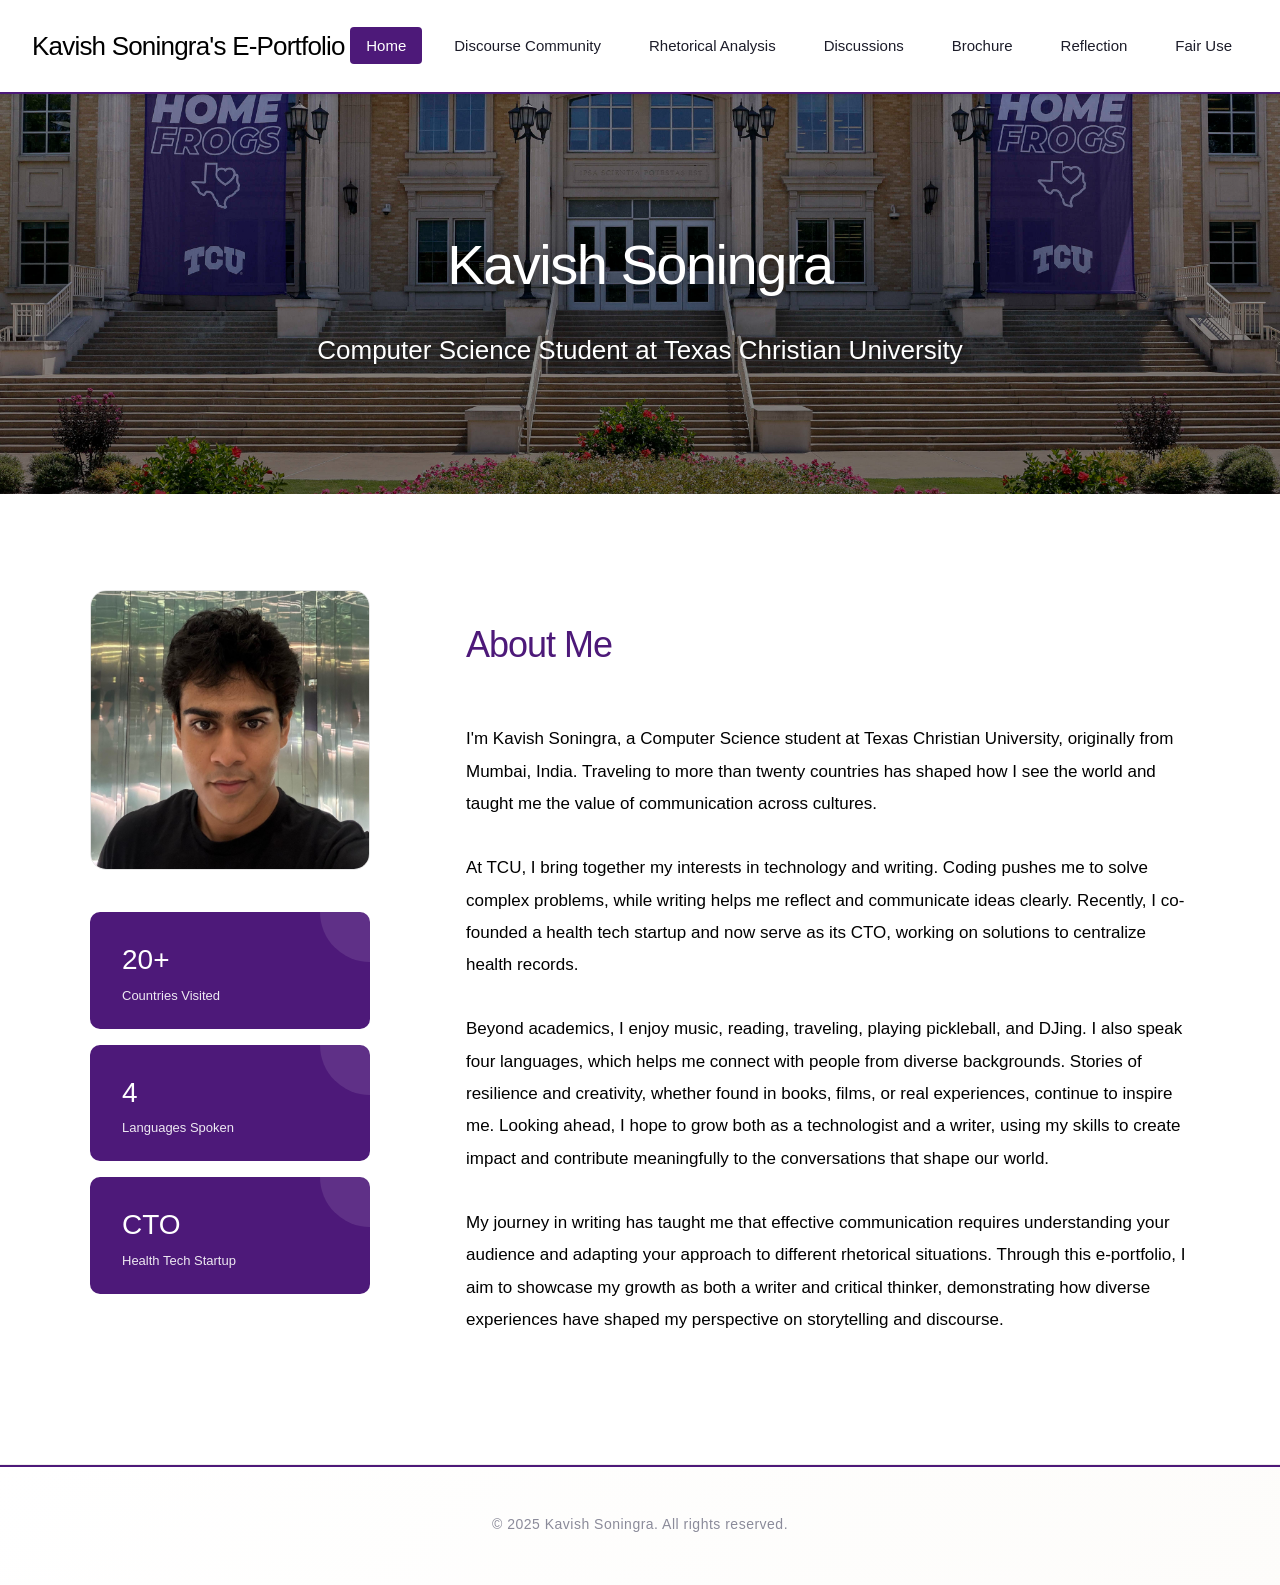
<file: index.html>
<!DOCTYPE html>
<html lang="en">
<head>
    <meta charset="UTF-8">
    <meta name="viewport" content="width=device-width, initial-scale=1.0">
    <title>Kavish Soningra - E-Portfolio</title>
    <link rel="stylesheet" href="styles.css">
</head>
<body>
    <nav class="navbar">
        <div class="nav-container">
            <div class="nav-logo">Kavish Soningra's E-Portfolio</div>
            <ul class="nav-menu">
                <li class="nav-item"><a href="index.html" class="nav-link active">Home</a></li>
                <li class="nav-item"><a href="discourse-community.html" class="nav-link">Discourse Community</a></li>
                <li class="nav-item"><a href="rhetorical-analysis.html" class="nav-link">Rhetorical Analysis</a></li>
                <li class="nav-item"><a href="discussions.html" class="nav-link">Discussions</a></li>
                <li class="nav-item"><a href="brochure.html" class="nav-link">Brochure</a></li>
                <li class="nav-item"><a href="reflection.html" class="nav-link">Reflection</a></li>
                <li class="nav-item"><a href="fair-use.html" class="nav-link">Fair Use</a></li>
            </ul>
        </div>
    </nav>

    <main class="main-content">
        <section class="banner-section">
            <img src="public /TcuBanner.jpg" alt="Texas Christian University Campus" class="banner-image">
            <div class="banner-overlay">
                <div class="banner-text">
                    <h1 class="banner-name">Kavish Soningra</h1>
                    <p class="banner-subtitle">Computer Science Student at Texas Christian University</p>
                </div>
            </div>
        </section>

        <section class="about-with-photo">
            <div class="about-photo-container">
                <div class="profile-section-left">
                    <img src="public /WhatsApp Image 2025-10-27 at 12.44.14 AM.jpeg" alt="Kavish Soningra" class="profile-image">
                    
                    <div class="stats-below-photo">
                        <div class="stat-card">
                            <div class="stat-value">20+</div>
                            <div class="stat-description">Countries Visited</div>
                        </div>
                        <div class="stat-card">
                            <div class="stat-value">4</div>
                            <div class="stat-description">Languages Spoken</div>
                        </div>
                        <div class="stat-card">
                            <div class="stat-value">CTO</div>
                            <div class="stat-description">Health Tech Startup</div>
                        </div>
                    </div>
                </div>
                
                <div class="bio-section">
                    <h2 class="about-title">About Me</h2>
                    <p>I'm Kavish Soningra, a Computer Science student at Texas Christian University, originally from Mumbai, India. Traveling to more than twenty countries has shaped how I see the world and taught me the value of communication across cultures.</p>
                    
                    <p>At TCU, I bring together my interests in technology and writing. Coding pushes me to solve complex problems, while writing helps me reflect and communicate ideas clearly. Recently, I co-founded a health tech startup and now serve as its CTO, working on solutions to centralize health records.</p>
                    
                    <p>Beyond academics, I enjoy music, reading, traveling, playing pickleball, and DJing. I also speak four languages, which helps me connect with people from diverse backgrounds. Stories of resilience and creativity, whether found in books, films, or real experiences, continue to inspire me. Looking ahead, I hope to grow both as a technologist and a writer, using my skills to create impact and contribute meaningfully to the conversations that shape our world.</p>
                    
                    <p>My journey in writing has taught me that effective communication requires understanding your audience and adapting your approach to different rhetorical situations. Through this e-portfolio, I aim to showcase my growth as both a writer and critical thinker, demonstrating how diverse experiences have shaped my perspective on storytelling and discourse.</p>
                </div>
            </div>
        </section>
    </main>

    <footer class="footer">
        <div class="footer-content">
            <p>&copy; 2025 Kavish Soningra. All rights reserved.</p>
        </div>
    </footer>
</body>
</html>
</file>
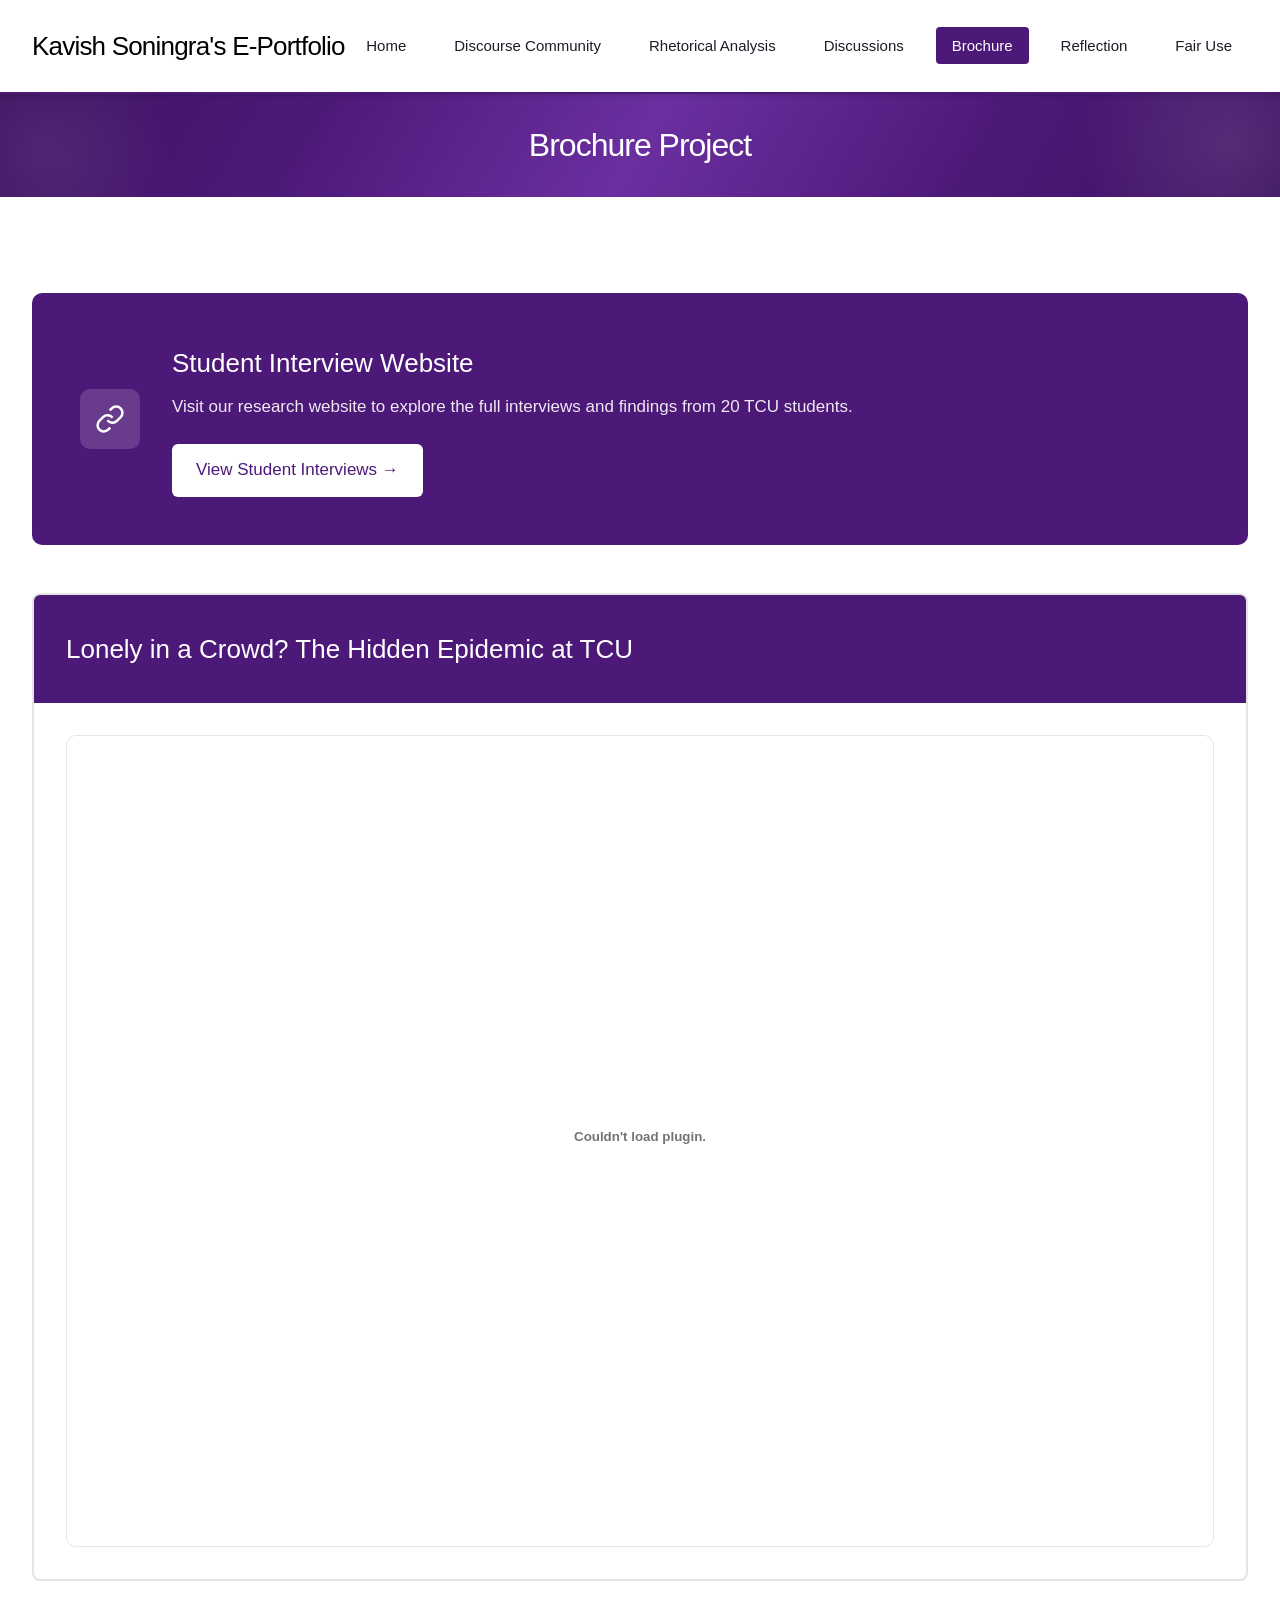
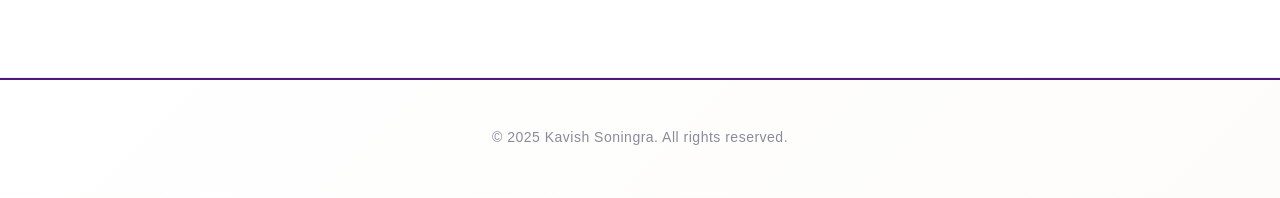
<file: brochure.html>
<!DOCTYPE html>
<html lang="en">
<head>
    <meta charset="UTF-8">
    <meta name="viewport" content="width=device-width, initial-scale=1.0">
    <title>Brochure - Kavish Soningra</title>
    <link rel="stylesheet" href="styles.css">
</head>
<body>
    <nav class="navbar">
        <div class="nav-container">
            <div class="nav-logo">Kavish Soningra's E-Portfolio</div>
            <ul class="nav-menu">
                <li class="nav-item"><a href="index.html" class="nav-link">Home</a></li>
                <li class="nav-item"><a href="discourse-community.html" class="nav-link">Discourse Community</a></li>
                <li class="nav-item"><a href="rhetorical-analysis.html" class="nav-link">Rhetorical Analysis</a></li>
                <li class="nav-item"><a href="discussions.html" class="nav-link">Discussions</a></li>
                <li class="nav-item"><a href="brochure.html" class="nav-link active">Brochure</a></li>
                <li class="nav-item"><a href="reflection.html" class="nav-link">Reflection</a></li>
                <li class="nav-item"><a href="fair-use.html" class="nav-link">Fair Use</a></li>
            </ul>
        </div>
    </nav>

    <main class="main-content">
        <section class="page-header">
            <div class="page-header-content">
                <h1 class="page-title">Brochure Project</h1>
            </div>
        </section>

        <section class="assignments-section">
            <div class="assignments-container">
                <div class="interview-link-box">
                    <div class="link-icon">
                        <svg xmlns="http://www.w3.org/2000/svg" viewBox="0 0 24 24" fill="none" stroke="currentColor" stroke-width="2">
                            <path d="M10 13a5 5 0 0 0 7.54.54l3-3a5 5 0 0 0-7.07-7.07l-1.72 1.71"></path>
                            <path d="M14 11a5 5 0 0 0-7.54-.54l-3 3a5 5 0 0 0 7.07 7.07l1.71-1.71"></path>
                        </svg>
                    </div>
                    <div class="link-content">
                        <h3 class="link-title">Student Interview Website</h3>
                        <p class="link-description">Visit our research website to explore the full interviews and findings from 20 TCU students.</p>
                        <a href="https://student-interviews.vercel.app/" target="_blank" class="interview-link-button">View Student Interviews →</a>
                    </div>
                </div>

                <div class="assignment-card">
                    <div class="assignment-header">
                        <h3 class="assignment-title">Lonely in a Crowd? The Hidden Epidemic at TCU</h3>
                    </div>
                    <div class="assignment-content">
                        <div class="pdf-viewer">
                            <embed src="public /final brochure (1).pdf" type="application/pdf" width="100%" height="800px" />
                        </div>
                    </div>
                </div>
            </div>
        </section>
    </main>

    <footer class="footer">
        <div class="footer-content">
            <p>&copy; 2025 Kavish Soningra. All rights reserved.</p>
        </div>
    </footer>
</body>
</html>
</file>
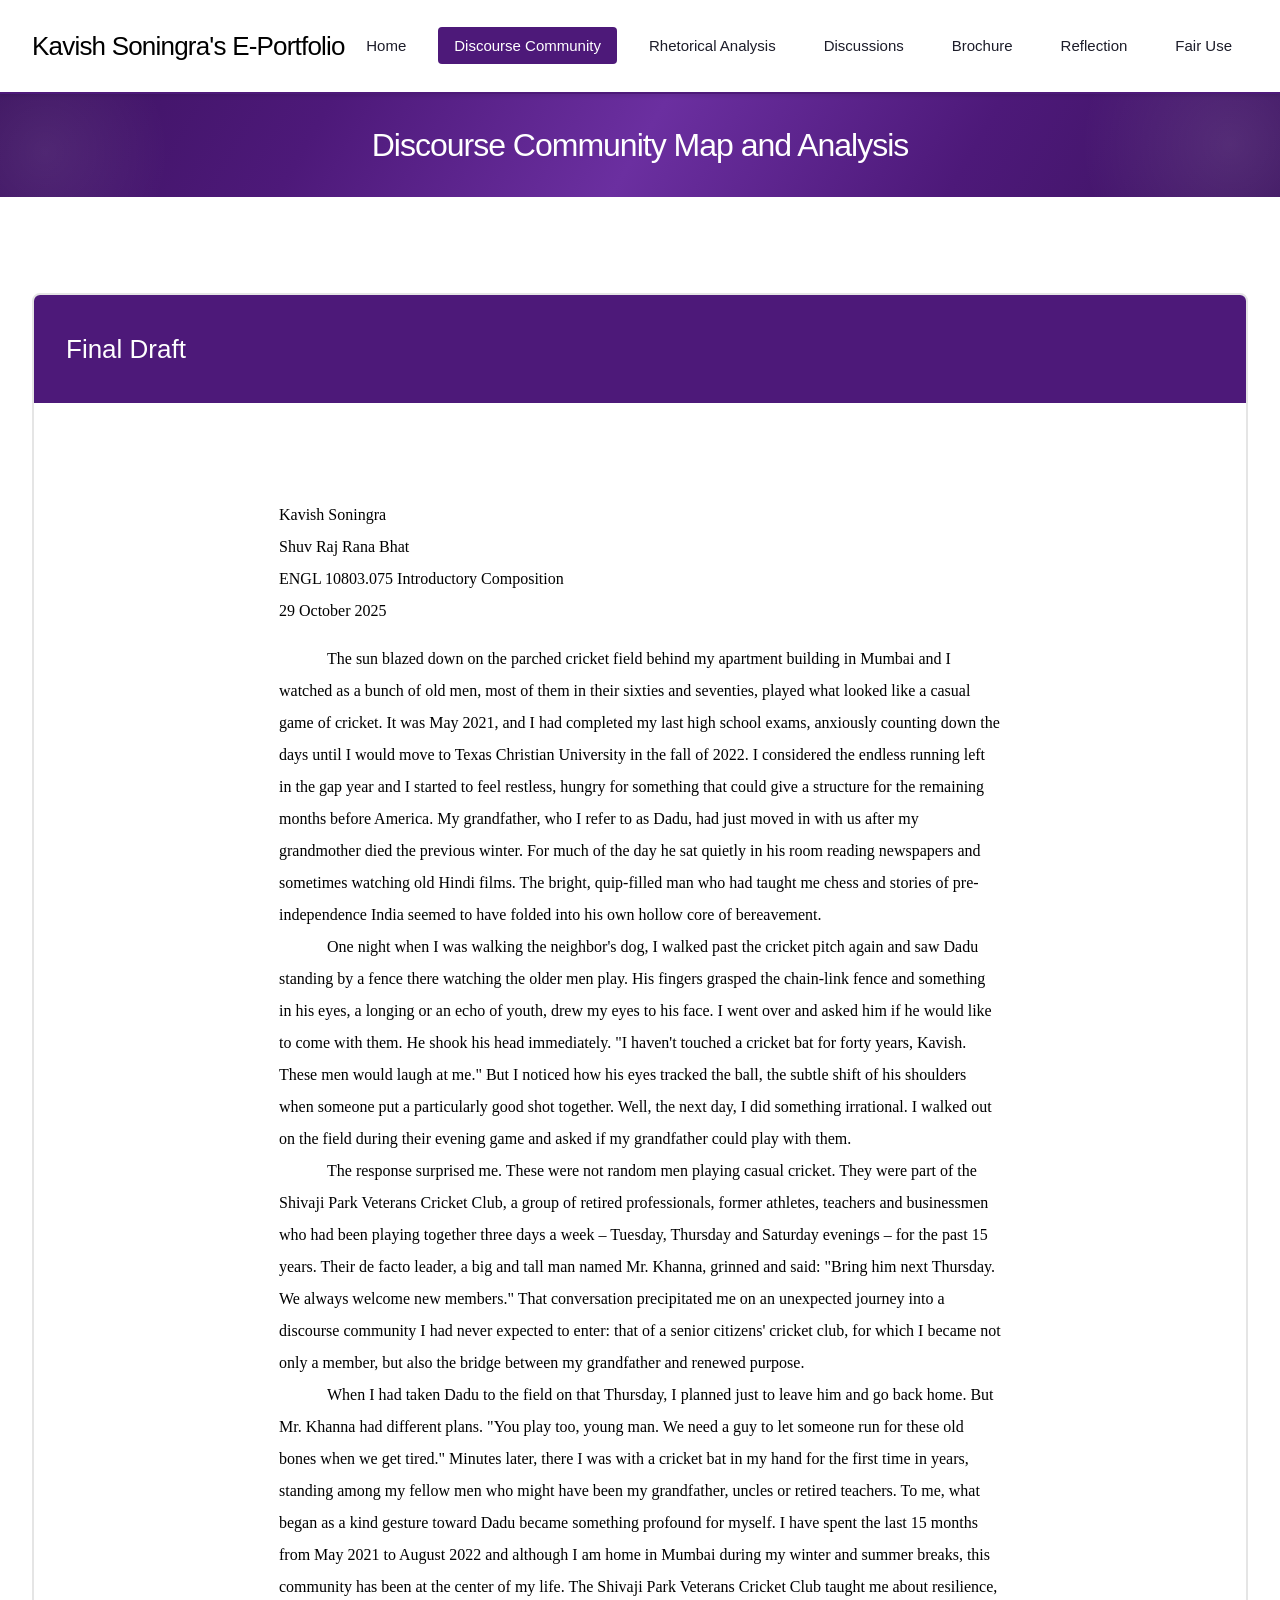
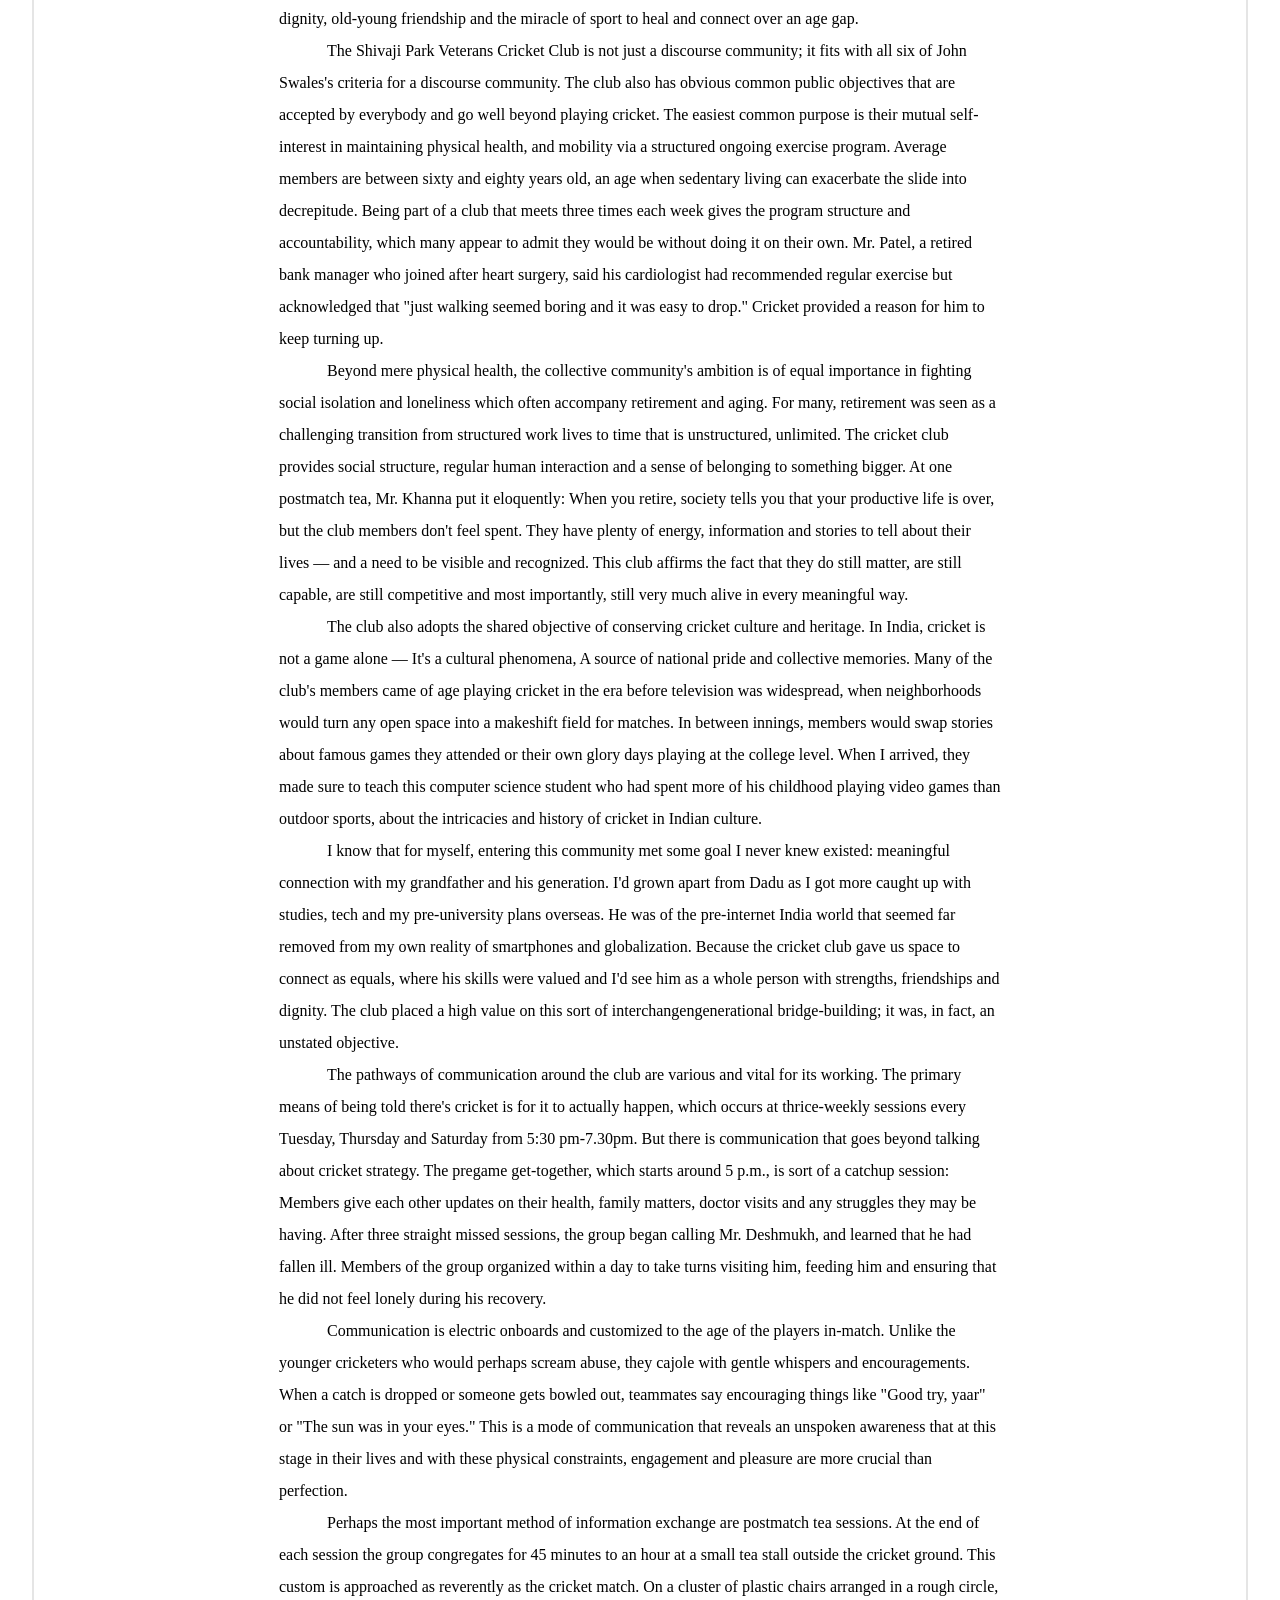
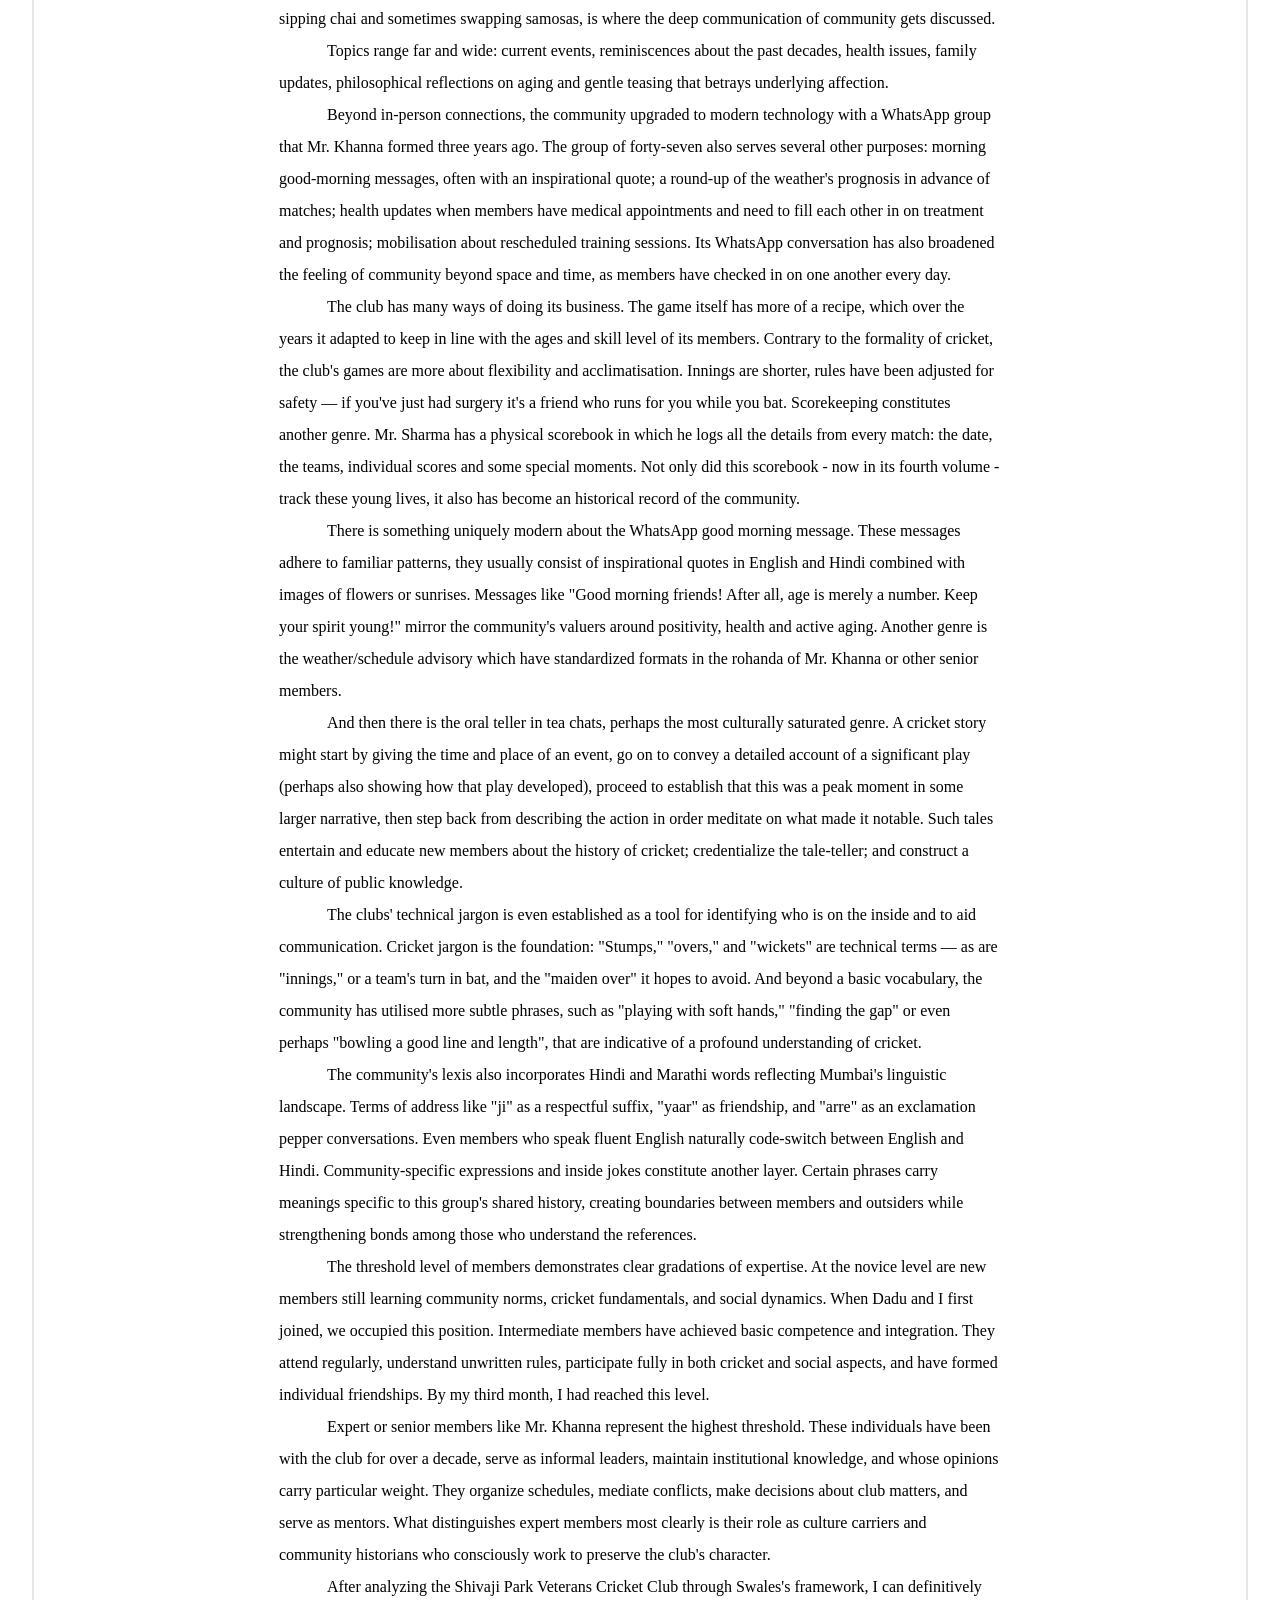
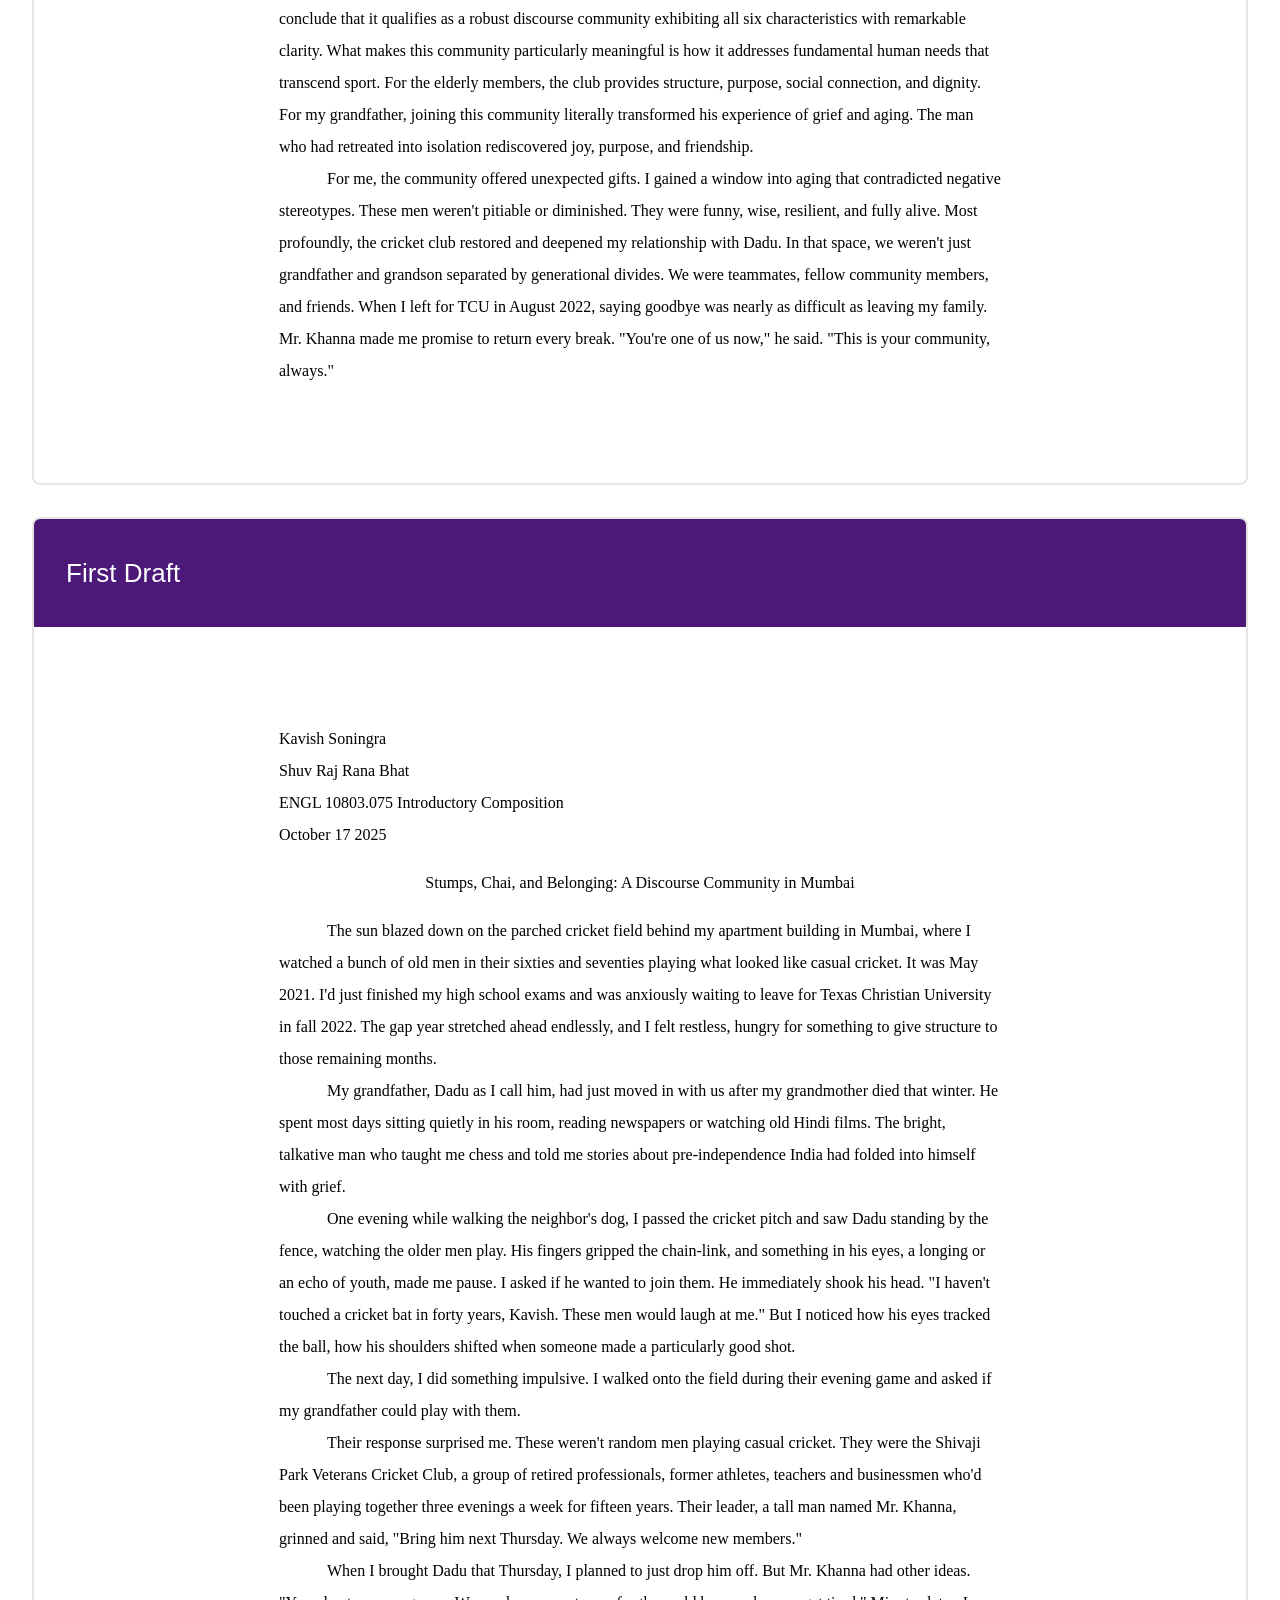
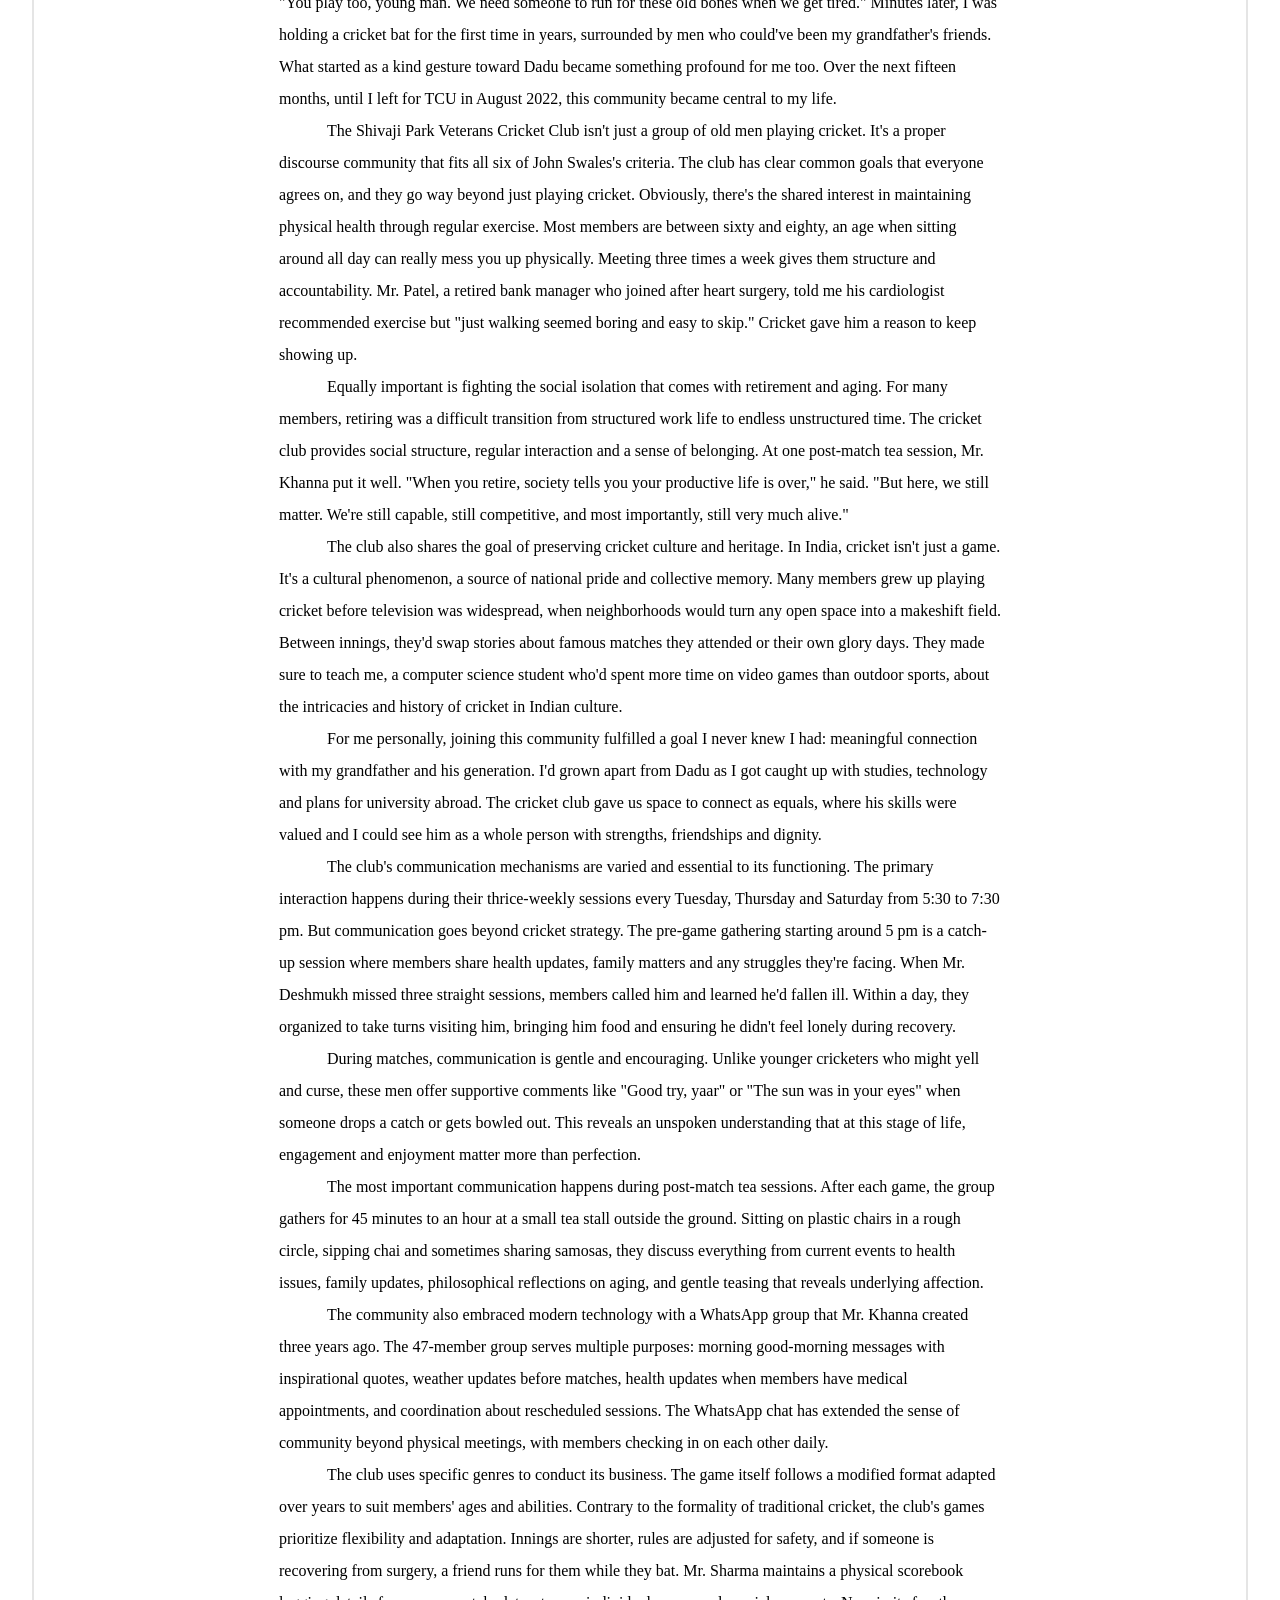
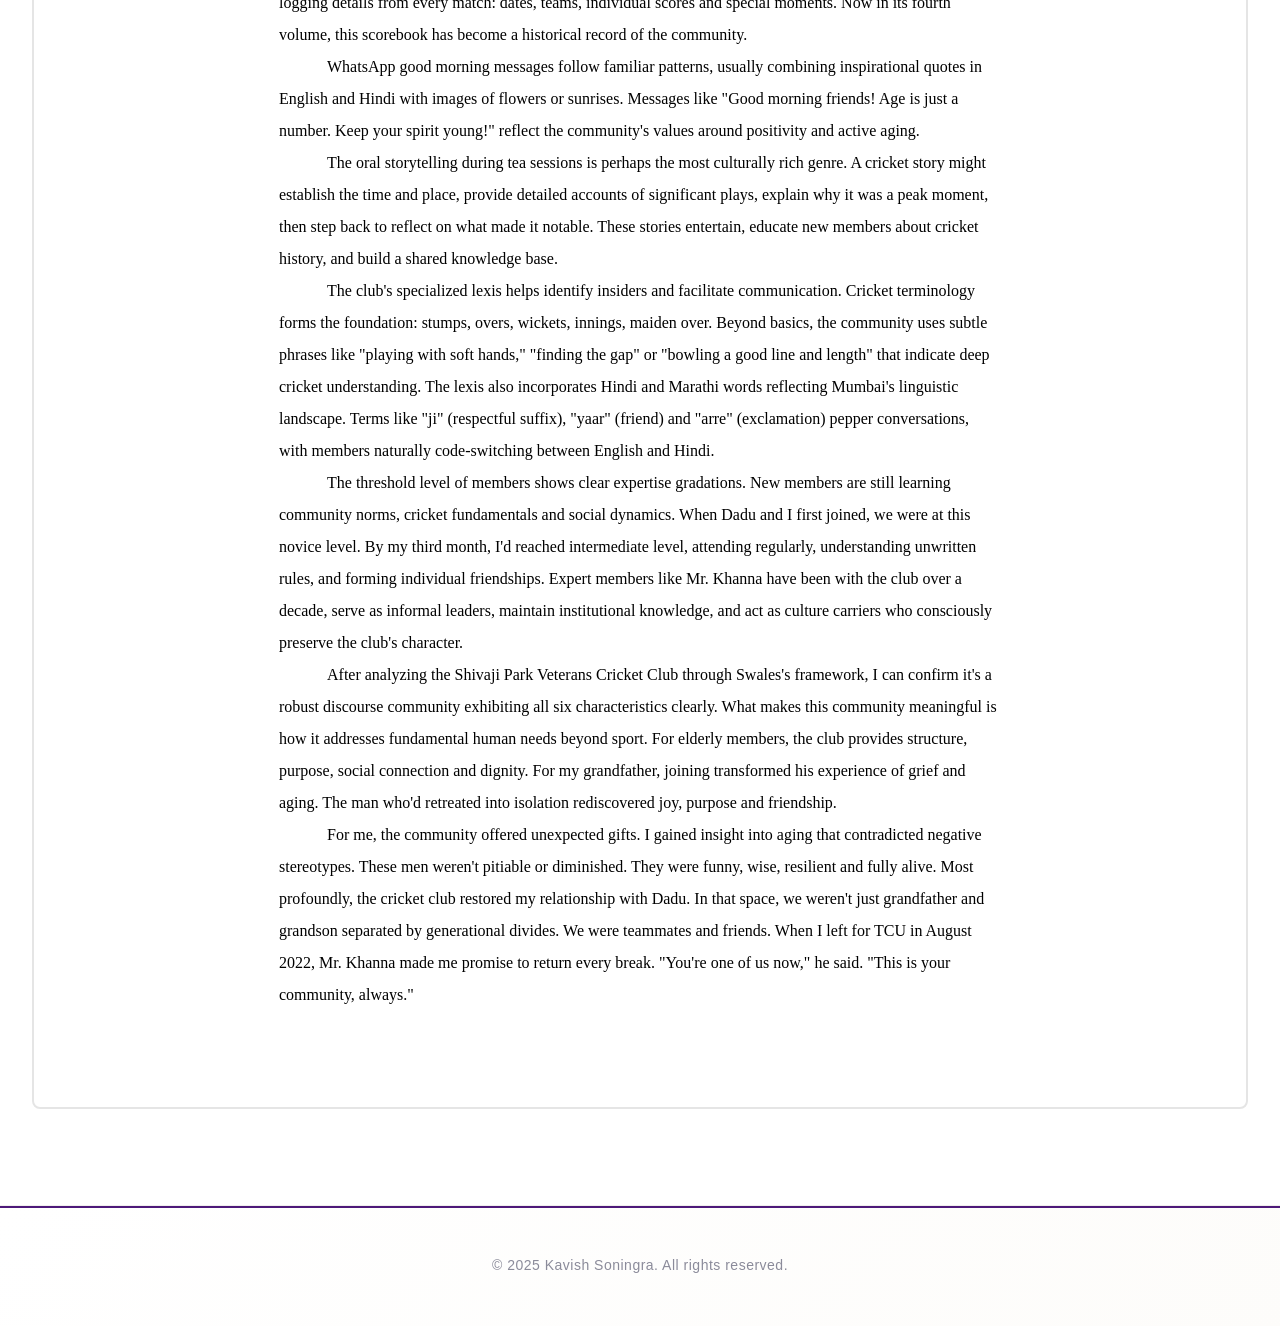
<file: discourse-community.html>
<!DOCTYPE html>
<html lang="en">
<head>
    <meta charset="UTF-8">
    <meta name="viewport" content="width=device-width, initial-scale=1.0">
    <title>Discourse Community - Kavish Soningra</title>
    <link rel="stylesheet" href="styles.css">
</head>
<body>
    <nav class="navbar">
        <div class="nav-container">
            <div class="nav-logo">Kavish Soningra's E-Portfolio</div>
            <ul class="nav-menu">
                <li class="nav-item"><a href="index.html" class="nav-link">Home</a></li>
                <li class="nav-item"><a href="discourse-community.html" class="nav-link active">Discourse Community</a></li>
                <li class="nav-item"><a href="rhetorical-analysis.html" class="nav-link">Rhetorical Analysis</a></li>
                <li class="nav-item"><a href="discussions.html" class="nav-link">Discussions</a></li>
                <li class="nav-item"><a href="brochure.html" class="nav-link">Brochure</a></li>
                <li class="nav-item"><a href="reflection.html" class="nav-link">Reflection</a></li>
                <li class="nav-item"><a href="fair-use.html" class="nav-link">Fair Use</a></li>
            </ul>
        </div>
    </nav>

    <main class="main-content">
        <section class="page-header">
            <div class="page-header-content">
                <h1 class="page-title">Discourse Community Map and Analysis</h1>
            </div>
        </section>

        <section class="assignments-section">
            <div class="assignments-container">
                <div class="assignment-card">
                    <div class="assignment-header">
                        <h3 class="assignment-title">Final Draft</h3>
                    </div>
                    <div class="assignment-content">
                        <div class="mla-paper">
                            <div class="mla-heading">
                                <p>Kavish Soningra</p>
                                <p>Shuv Raj Rana Bhat</p>
                                <p>ENGL 10803.075 Introductory Composition</p>
                                <p>29 October 2025</p>
                            </div>
                            <div class="mla-body">
                                <p>The sun blazed down on the parched cricket field behind my apartment building in Mumbai and I watched as a bunch of old men, most of them in their sixties and seventies, played what looked like a casual game of cricket. It was May 2021, and I had completed my last high school exams, anxiously counting down the days until I would move to Texas Christian University in the fall of 2022. I considered the endless running left in the gap year and I started to feel restless, hungry for something that could give a structure for the remaining months before America. My grandfather, who I refer to as Dadu, had just moved in with us after my grandmother died the previous winter. For much of the day he sat quietly in his room reading newspapers and sometimes watching old Hindi films. The bright, quip-filled man who had taught me chess and stories of pre-independence India seemed to have folded into his own hollow core of bereavement.</p>

                                <p>One night when I was walking the neighbor's dog, I walked past the cricket pitch again and saw Dadu standing by a fence there watching the older men play. His fingers grasped the chain-link fence and something in his eyes, a longing or an echo of youth, drew my eyes to his face. I went over and asked him if he would like to come with them. He shook his head immediately. "I haven't touched a cricket bat for forty years, Kavish. These men would laugh at me." But I noticed how his eyes tracked the ball, the subtle shift of his shoulders when someone put a particularly good shot together. Well, the next day, I did something irrational. I walked out on the field during their evening game and asked if my grandfather could play with them.</p>

                                <p>The response surprised me. These were not random men playing casual cricket. They were part of the Shivaji Park Veterans Cricket Club, a group of retired professionals, former athletes, teachers and businessmen who had been playing together three days a week – Tuesday, Thursday and Saturday evenings – for the past 15 years. Their de facto leader, a big and tall man named Mr. Khanna, grinned and said: "Bring him next Thursday. We always welcome new members." That conversation precipitated me on an unexpected journey into a discourse community I had never expected to enter: that of a senior citizens' cricket club, for which I became not only a member, but also the bridge between my grandfather and renewed purpose.</p>

                                <p>When I had taken Dadu to the field on that Thursday, I planned just to leave him and go back home. But Mr. Khanna had different plans. "You play too, young man. We need a guy to let someone run for these old bones when we get tired." Minutes later, there I was with a cricket bat in my hand for the first time in years, standing among my fellow men who might have been my grandfather, uncles or retired teachers. To me, what began as a kind gesture toward Dadu became something profound for myself. I have spent the last 15 months from May 2021 to August 2022 and although I am home in Mumbai during my winter and summer breaks, this community has been at the center of my life. The Shivaji Park Veterans Cricket Club taught me about resilience, dignity, old-young friendship and the miracle of sport to heal and connect over an age gap.</p>

                                <p>The Shivaji Park Veterans Cricket Club is not just a discourse community; it fits with all six of John Swales's criteria for a discourse community. The club also has obvious common public objectives that are accepted by everybody and go well beyond playing cricket. The easiest common purpose is their mutual self-interest in maintaining physical health, and mobility via a structured ongoing exercise program. Average members are between sixty and eighty years old, an age when sedentary living can exacerbate the slide into decrepitude. Being part of a club that meets three times each week gives the program structure and accountability, which many appear to admit they would be without doing it on their own. Mr. Patel, a retired bank manager who joined after heart surgery, said his cardiologist had recommended regular exercise but acknowledged that "just walking seemed boring and it was easy to drop." Cricket provided a reason for him to keep turning up.</p>

                                <p>Beyond mere physical health, the collective community's ambition is of equal importance in fighting social isolation and loneliness which often accompany retirement and aging. For many, retirement was seen as a challenging transition from structured work lives to time that is unstructured, unlimited. The cricket club provides social structure, regular human interaction and a sense of belonging to something bigger. At one postmatch tea, Mr. Khanna put it eloquently: When you retire, society tells you that your productive life is over, but the club members don't feel spent. They have plenty of energy, information and stories to tell about their lives — and a need to be visible and recognized. This club affirms the fact that they do still matter, are still capable, are still competitive and most importantly, still very much alive in every meaningful way.</p>

                                <p>The club also adopts the shared objective of conserving cricket culture and heritage. In India, cricket is not a game alone — It's a cultural phenomena, A source of national pride and collective memories. Many of the club's members came of age playing cricket in the era before television was widespread, when neighborhoods would turn any open space into a makeshift field for matches. In between innings, members would swap stories about famous games they attended or their own glory days playing at the college level. When I arrived, they made sure to teach this computer science student who had spent more of his childhood playing video games than outdoor sports, about the intricacies and history of cricket in Indian culture.</p>

                                <p>I know that for myself, entering this community met some goal I never knew existed: meaningful connection with my grandfather and his generation. I'd grown apart from Dadu as I got more caught up with studies, tech and my pre-university plans overseas. He was of the pre-internet India world that seemed far removed from my own reality of smartphones and globalization. Because the cricket club gave us space to connect as equals, where his skills were valued and I'd see him as a whole person with strengths, friendships and dignity. The club placed a high value on this sort of interchangengenerational bridge-building; it was, in fact, an unstated objective.</p>

                                <p>The pathways of communication around the club are various and vital for its working. The primary means of being told there's cricket is for it to actually happen, which occurs at thrice-weekly sessions every Tuesday, Thursday and Saturday from 5:30 pm-7.30pm. But there is communication that goes beyond talking about cricket strategy. The pregame get-together, which starts around 5 p.m., is sort of a catchup session: Members give each other updates on their health, family matters, doctor visits and any struggles they may be having. After three straight missed sessions, the group began calling Mr. Deshmukh, and learned that he had fallen ill. Members of the group organized within a day to take turns visiting him, feeding him and ensuring that he did not feel lonely during his recovery.</p>

                                <p>Communication is electric onboards and customized to the age of the players in-match. Unlike the younger cricketers who would perhaps scream abuse, they cajole with gentle whispers and encouragements. When a catch is dropped or someone gets bowled out, teammates say encouraging things like "Good try, yaar" or "The sun was in your eyes." This is a mode of communication that reveals an unspoken awareness that at this stage in their lives and with these physical constraints, engagement and pleasure are more crucial than perfection.</p>

                                <p>Perhaps the most important method of information exchange are postmatch tea sessions. At the end of each session the group congregates for 45 minutes to an hour at a small tea stall outside the cricket ground. This custom is approached as reverently as the cricket match. On a cluster of plastic chairs arranged in a rough circle, sipping chai and sometimes swapping samosas, is where the deep communication of community gets discussed.</p>

                                <p>Topics range far and wide: current events, reminiscences about the past decades, health issues, family updates, philosophical reflections on aging and gentle teasing that betrays underlying affection.</p>

                                <p>Beyond in-person connections, the community upgraded to modern technology with a WhatsApp group that Mr. Khanna formed three years ago. The group of forty-seven also serves several other purposes: morning good-morning messages, often with an inspirational quote; a round-up of the weather's prognosis in advance of matches; health updates when members have medical appointments and need to fill each other in on treatment and prognosis; mobilisation about rescheduled training sessions. Its WhatsApp conversation has also broadened the feeling of community beyond space and time, as members have checked in on one another every day.</p>

                                <p>The club has many ways of doing its business. The game itself has more of a recipe, which over the years it adapted to keep in line with the ages and skill level of its members. Contrary to the formality of cricket, the club's games are more about flexibility and acclimatisation. Innings are shorter, rules have been adjusted for safety — if you've just had surgery it's a friend who runs for you while you bat. Scorekeeping constitutes another genre. Mr. Sharma has a physical scorebook in which he logs all the details from every match: the date, the teams, individual scores and some special moments. Not only did this scorebook - now in its fourth volume - track these young lives, it also has become an historical record of the community.</p>

                                <p>There is something uniquely modern about the WhatsApp good morning message. These messages adhere to familiar patterns, they usually consist of inspirational quotes in English and Hindi combined with images of flowers or sunrises. Messages like "Good morning friends! After all, age is merely a number. Keep your spirit young!" mirror the community's valuers around positivity, health and active aging. Another genre is the weather/schedule advisory which have standardized formats in the rohanda of Mr. Khanna or other senior members.</p>

                                <p>And then there is the oral teller in tea chats, perhaps the most culturally saturated genre. A cricket story might start by giving the time and place of an event, go on to convey a detailed account of a significant play (perhaps also showing how that play developed), proceed to establish that this was a peak moment in some larger narrative, then step back from describing the action in order meditate on what made it notable. Such tales entertain and educate new members about the history of cricket; credentialize the tale-teller; and construct a culture of public knowledge.</p>

                                <p>The clubs' technical jargon is even established as a tool for identifying who is on the inside and to aid communication. Cricket jargon is the foundation: "Stumps," "overs," and "wickets" are technical terms — as are "innings," or a team's turn in bat, and the "maiden over" it hopes to avoid. And beyond a basic vocabulary, the community has utilised more subtle phrases, such as "playing with soft hands," "finding the gap" or even perhaps "bowling a good line and length", that are indicative of a profound understanding of cricket.</p>

                                <p>The community's lexis also incorporates Hindi and Marathi words reflecting Mumbai's linguistic landscape. Terms of address like "ji" as a respectful suffix, "yaar" as friendship, and "arre" as an exclamation pepper conversations. Even members who speak fluent English naturally code-switch between English and Hindi. Community-specific expressions and inside jokes constitute another layer. Certain phrases carry meanings specific to this group's shared history, creating boundaries between members and outsiders while strengthening bonds among those who understand the references.</p>

                                <p>The threshold level of members demonstrates clear gradations of expertise. At the novice level are new members still learning community norms, cricket fundamentals, and social dynamics. When Dadu and I first joined, we occupied this position. Intermediate members have achieved basic competence and integration. They attend regularly, understand unwritten rules, participate fully in both cricket and social aspects, and have formed individual friendships. By my third month, I had reached this level.</p>

                                <p>Expert or senior members like Mr. Khanna represent the highest threshold. These individuals have been with the club for over a decade, serve as informal leaders, maintain institutional knowledge, and whose opinions carry particular weight. They organize schedules, mediate conflicts, make decisions about club matters, and serve as mentors. What distinguishes expert members most clearly is their role as culture carriers and community historians who consciously work to preserve the club's character.</p>

                                <p>After analyzing the Shivaji Park Veterans Cricket Club through Swales's framework, I can definitively conclude that it qualifies as a robust discourse community exhibiting all six characteristics with remarkable clarity. What makes this community particularly meaningful is how it addresses fundamental human needs that transcend sport. For the elderly members, the club provides structure, purpose, social connection, and dignity. For my grandfather, joining this community literally transformed his experience of grief and aging. The man who had retreated into isolation rediscovered joy, purpose, and friendship.</p>

                                <p>For me, the community offered unexpected gifts. I gained a window into aging that contradicted negative stereotypes. These men weren't pitiable or diminished. They were funny, wise, resilient, and fully alive. Most profoundly, the cricket club restored and deepened my relationship with Dadu. In that space, we weren't just grandfather and grandson separated by generational divides. We were teammates, fellow community members, and friends. When I left for TCU in August 2022, saying goodbye was nearly as difficult as leaving my family. Mr. Khanna made me promise to return every break. "You're one of us now," he said. "This is your community, always."</p>
                            </div>
                        </div>
                    </div>
                </div>

                <div class="assignment-card" style="margin-top: 2rem;">
                    <div class="assignment-header">
                        <h3 class="assignment-title">First Draft</h3>
                    </div>
                    <div class="assignment-content">
                        <div class="mla-paper">
                            <div class="mla-heading">
                                <p>Kavish Soningra</p>
                                <p>Shuv Raj Rana Bhat</p>
                                <p>ENGL 10803.075 Introductory Composition</p>
                                <p>October 17 2025</p>
                            </div>
                            <h3 class="mla-title">Stumps, Chai, and Belonging: A Discourse Community in Mumbai</h3>
                            <div class="mla-body">
                                <p>The sun blazed down on the parched cricket field behind my apartment building in Mumbai, where I watched a bunch of old men in their sixties and seventies playing what looked like casual cricket. It was May 2021. I'd just finished my high school exams and was anxiously waiting to leave for Texas Christian University in fall 2022. The gap year stretched ahead endlessly, and I felt restless, hungry for something to give structure to those remaining months.</p>

                                <p>My grandfather, Dadu as I call him, had just moved in with us after my grandmother died that winter. He spent most days sitting quietly in his room, reading newspapers or watching old Hindi films. The bright, talkative man who taught me chess and told me stories about pre-independence India had folded into himself with grief.</p>

                                <p>One evening while walking the neighbor's dog, I passed the cricket pitch and saw Dadu standing by the fence, watching the older men play. His fingers gripped the chain-link, and something in his eyes, a longing or an echo of youth, made me pause. I asked if he wanted to join them. He immediately shook his head. "I haven't touched a cricket bat in forty years, Kavish. These men would laugh at me." But I noticed how his eyes tracked the ball, how his shoulders shifted when someone made a particularly good shot.</p>

                                <p>The next day, I did something impulsive. I walked onto the field during their evening game and asked if my grandfather could play with them.</p>

                                <p>Their response surprised me. These weren't random men playing casual cricket. They were the Shivaji Park Veterans Cricket Club, a group of retired professionals, former athletes, teachers and businessmen who'd been playing together three evenings a week for fifteen years. Their leader, a tall man named Mr. Khanna, grinned and said, "Bring him next Thursday. We always welcome new members."</p>

                                <p>When I brought Dadu that Thursday, I planned to just drop him off. But Mr. Khanna had other ideas. "You play too, young man. We need someone to run for these old bones when we get tired." Minutes later, I was holding a cricket bat for the first time in years, surrounded by men who could've been my grandfather's friends. What started as a kind gesture toward Dadu became something profound for me too. Over the next fifteen months, until I left for TCU in August 2022, this community became central to my life.</p>

                                <p>The Shivaji Park Veterans Cricket Club isn't just a group of old men playing cricket. It's a proper discourse community that fits all six of John Swales's criteria. The club has clear common goals that everyone agrees on, and they go way beyond just playing cricket. Obviously, there's the shared interest in maintaining physical health through regular exercise. Most members are between sixty and eighty, an age when sitting around all day can really mess you up physically. Meeting three times a week gives them structure and accountability. Mr. Patel, a retired bank manager who joined after heart surgery, told me his cardiologist recommended exercise but "just walking seemed boring and easy to skip." Cricket gave him a reason to keep showing up.</p>

                                <p>Equally important is fighting the social isolation that comes with retirement and aging. For many members, retiring was a difficult transition from structured work life to endless unstructured time. The cricket club provides social structure, regular interaction and a sense of belonging. At one post-match tea session, Mr. Khanna put it well. "When you retire, society tells you your productive life is over," he said. "But here, we still matter. We're still capable, still competitive, and most importantly, still very much alive."</p>

                                <p>The club also shares the goal of preserving cricket culture and heritage. In India, cricket isn't just a game. It's a cultural phenomenon, a source of national pride and collective memory. Many members grew up playing cricket before television was widespread, when neighborhoods would turn any open space into a makeshift field. Between innings, they'd swap stories about famous matches they attended or their own glory days. They made sure to teach me, a computer science student who'd spent more time on video games than outdoor sports, about the intricacies and history of cricket in Indian culture.</p>

                                <p>For me personally, joining this community fulfilled a goal I never knew I had: meaningful connection with my grandfather and his generation. I'd grown apart from Dadu as I got caught up with studies, technology and plans for university abroad. The cricket club gave us space to connect as equals, where his skills were valued and I could see him as a whole person with strengths, friendships and dignity.</p>

                                <p>The club's communication mechanisms are varied and essential to its functioning. The primary interaction happens during their thrice-weekly sessions every Tuesday, Thursday and Saturday from 5:30 to 7:30 pm. But communication goes beyond cricket strategy. The pre-game gathering starting around 5 pm is a catch-up session where members share health updates, family matters and any struggles they're facing. When Mr. Deshmukh missed three straight sessions, members called him and learned he'd fallen ill. Within a day, they organized to take turns visiting him, bringing him food and ensuring he didn't feel lonely during recovery.</p>

                                <p>During matches, communication is gentle and encouraging. Unlike younger cricketers who might yell and curse, these men offer supportive comments like "Good try, yaar" or "The sun was in your eyes" when someone drops a catch or gets bowled out. This reveals an unspoken understanding that at this stage of life, engagement and enjoyment matter more than perfection.</p>

                                <p>The most important communication happens during post-match tea sessions. After each game, the group gathers for 45 minutes to an hour at a small tea stall outside the ground. Sitting on plastic chairs in a rough circle, sipping chai and sometimes sharing samosas, they discuss everything from current events to health issues, family updates, philosophical reflections on aging, and gentle teasing that reveals underlying affection.</p>

                                <p>The community also embraced modern technology with a WhatsApp group that Mr. Khanna created three years ago. The 47-member group serves multiple purposes: morning good-morning messages with inspirational quotes, weather updates before matches, health updates when members have medical appointments, and coordination about rescheduled sessions. The WhatsApp chat has extended the sense of community beyond physical meetings, with members checking in on each other daily.</p>

                                <p>The club uses specific genres to conduct its business. The game itself follows a modified format adapted over years to suit members' ages and abilities. Contrary to the formality of traditional cricket, the club's games prioritize flexibility and adaptation. Innings are shorter, rules are adjusted for safety, and if someone is recovering from surgery, a friend runs for them while they bat. Mr. Sharma maintains a physical scorebook logging details from every match: dates, teams, individual scores and special moments. Now in its fourth volume, this scorebook has become a historical record of the community.</p>

                                <p>WhatsApp good morning messages follow familiar patterns, usually combining inspirational quotes in English and Hindi with images of flowers or sunrises. Messages like "Good morning friends! Age is just a number. Keep your spirit young!" reflect the community's values around positivity and active aging.</p>

                                <p>The oral storytelling during tea sessions is perhaps the most culturally rich genre. A cricket story might establish the time and place, provide detailed accounts of significant plays, explain why it was a peak moment, then step back to reflect on what made it notable. These stories entertain, educate new members about cricket history, and build a shared knowledge base.</p>

                                <p>The club's specialized lexis helps identify insiders and facilitate communication. Cricket terminology forms the foundation: stumps, overs, wickets, innings, maiden over. Beyond basics, the community uses subtle phrases like "playing with soft hands," "finding the gap" or "bowling a good line and length" that indicate deep cricket understanding. The lexis also incorporates Hindi and Marathi words reflecting Mumbai's linguistic landscape. Terms like "ji" (respectful suffix), "yaar" (friend) and "arre" (exclamation) pepper conversations, with members naturally code-switching between English and Hindi.</p>

                                <p>The threshold level of members shows clear expertise gradations. New members are still learning community norms, cricket fundamentals and social dynamics. When Dadu and I first joined, we were at this novice level. By my third month, I'd reached intermediate level, attending regularly, understanding unwritten rules, and forming individual friendships. Expert members like Mr. Khanna have been with the club over a decade, serve as informal leaders, maintain institutional knowledge, and act as culture carriers who consciously preserve the club's character.</p>

                                <p>After analyzing the Shivaji Park Veterans Cricket Club through Swales's framework, I can confirm it's a robust discourse community exhibiting all six characteristics clearly. What makes this community meaningful is how it addresses fundamental human needs beyond sport. For elderly members, the club provides structure, purpose, social connection and dignity. For my grandfather, joining transformed his experience of grief and aging. The man who'd retreated into isolation rediscovered joy, purpose and friendship.</p>

                                <p>For me, the community offered unexpected gifts. I gained insight into aging that contradicted negative stereotypes. These men weren't pitiable or diminished. They were funny, wise, resilient and fully alive. Most profoundly, the cricket club restored my relationship with Dadu. In that space, we weren't just grandfather and grandson separated by generational divides. We were teammates and friends. When I left for TCU in August 2022, Mr. Khanna made me promise to return every break. "You're one of us now," he said. "This is your community, always."</p>
                            </div>
                        </div>
                    </div>
                </div>
            </div>
        </section>
    </main>

    <footer class="footer">
        <div class="footer-content">
            <p>&copy; 2025 Kavish Soningra. All rights reserved.</p>
        </div>
    </footer>
</body>
</html>
</file>
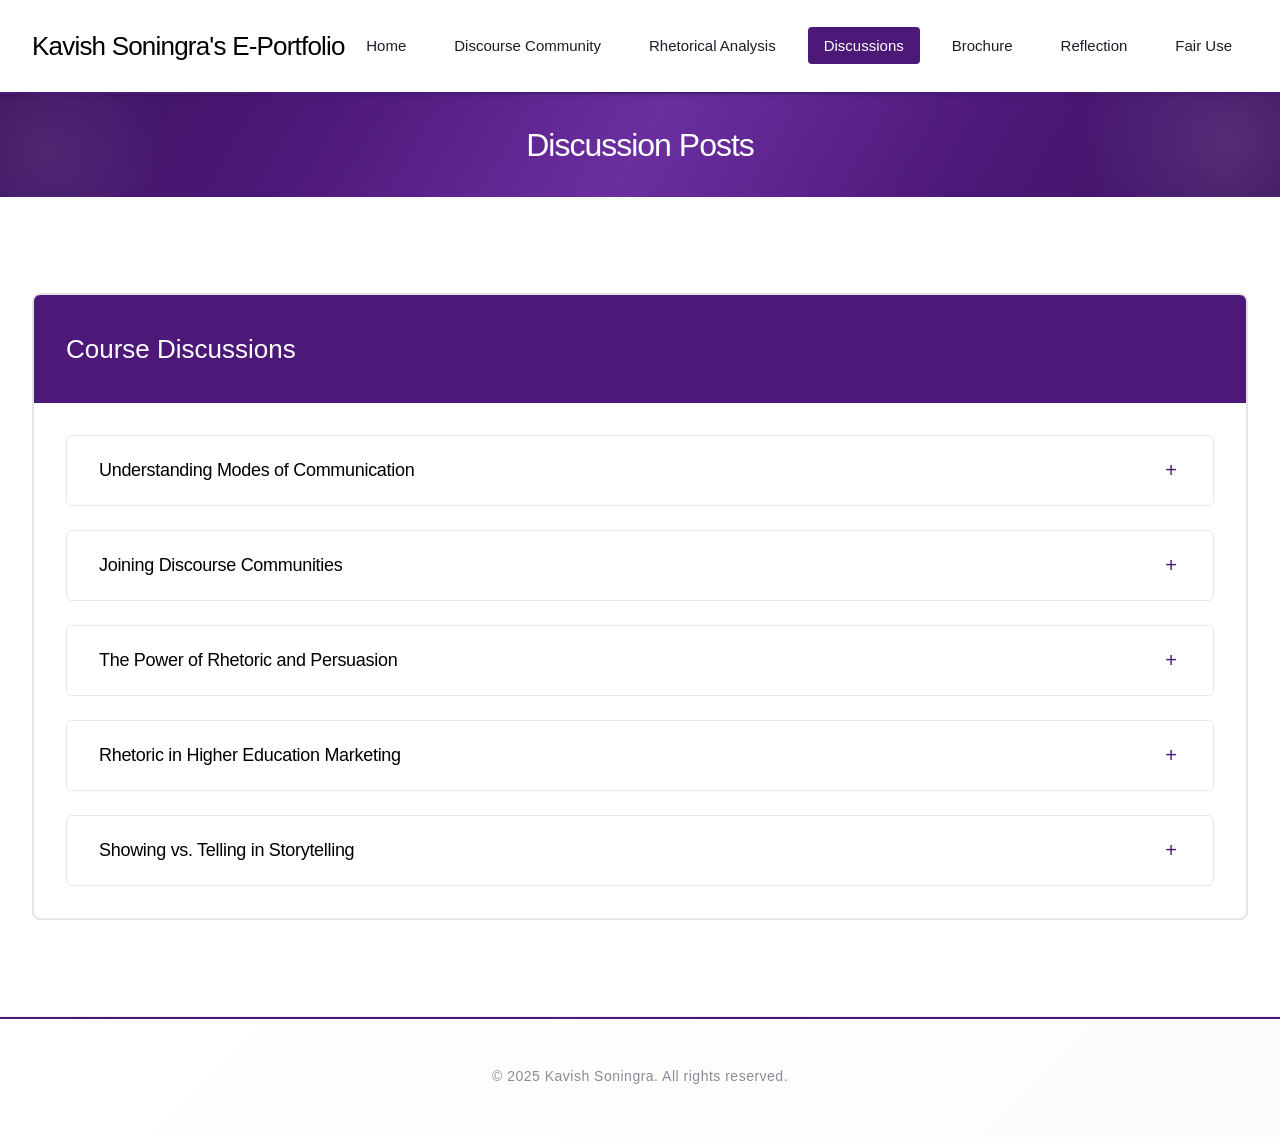
<file: discussions.html>
<!DOCTYPE html>
<html lang="en">
<head>
    <meta charset="UTF-8">
    <meta name="viewport" content="width=device-width, initial-scale=1.0">
    <title>Discussion Posts - Kavish Soningra</title>
    <link rel="stylesheet" href="styles.css">
    <script>
        function toggleAccordion(index) {
            const accordions = document.querySelectorAll('.discussion-accordion');
            const clickedAccordion = accordions[index];
            const content = clickedAccordion.querySelector('.accordion-content');
            const icon = clickedAccordion.querySelector('.accordion-icon');
            const isOpen = content.style.maxHeight && content.style.maxHeight !== '0px';
            
            // Close all accordions
            accordions.forEach((acc, i) => {
                const accContent = acc.querySelector('.accordion-content');
                const accIcon = acc.querySelector('.accordion-icon');
                const accHeader = acc.querySelector('.accordion-header');
                
                if (i !== index) {
                    accContent.style.maxHeight = '0px';
                    accIcon.textContent = '+';
                    accHeader.classList.remove('active');
                }
            });
            
            // Toggle clicked accordion
            if (isOpen) {
                content.style.maxHeight = '0px';
                icon.textContent = '+';
                clickedAccordion.querySelector('.accordion-header').classList.remove('active');
            } else {
                content.style.maxHeight = content.scrollHeight + 'px';
                icon.textContent = '−';
                clickedAccordion.querySelector('.accordion-header').classList.add('active');
            }
        }
    </script>
</head>
<body>
    <nav class="navbar">
        <div class="nav-container">
            <div class="nav-logo">Kavish Soningra's E-Portfolio</div>
            <ul class="nav-menu">
                <li class="nav-item"><a href="index.html" class="nav-link">Home</a></li>
                <li class="nav-item"><a href="discourse-community.html" class="nav-link">Discourse Community</a></li>
                <li class="nav-item"><a href="rhetorical-analysis.html" class="nav-link">Rhetorical Analysis</a></li>
                <li class="nav-item"><a href="discussions.html" class="nav-link active">Discussions</a></li>
                <li class="nav-item"><a href="brochure.html" class="nav-link">Brochure</a></li>
                <li class="nav-item"><a href="reflection.html" class="nav-link">Reflection</a></li>
                <li class="nav-item"><a href="fair-use.html" class="nav-link">Fair Use</a></li>
            </ul>
        </div>
    </nav>

    <main class="main-content">
        <section class="page-header">
            <div class="page-header-content">
                <h1 class="page-title">Discussion Posts</h1>
            </div>
        </section>

        <section class="assignments-section">
            <div class="assignments-container">
                <div class="assignment-card">
                    <div class="assignment-header">
                        <h3 class="assignment-title">Course Discussions</h3>
                    </div>
                    <div class="assignment-content">
                        <div class="discussion-accordion">
                            <button class="accordion-header" onclick="toggleAccordion(0)">
                                <span class="accordion-title">Understanding Modes of Communication</span>
                                <span class="accordion-icon">+</span>
                            </button>
                            <div class="accordion-content">
                                <div class="discussion-text">
                                <p>In Chapter 5 of Multimodality, Kress talks about what a "mode" really is, basically, it's any resource we use to convey meaning, whether that's writing, speaking, images, gestures, or even how we layout information. He argues that language isn't necessarily the only, or even the most effective, way to communicate. Each mode has its own strengths and weaknesses, shaped by culture and usage. For instance, writing unfolds in a linear way with words, while images depend on spatial arrangements.</p>
                                
                                <p>What really struck me is that different modes don't just repackage the same message; they can create entirely different meanings. Take the example of blood circulation, this was particularly eye-opening. One student's diary laid out the process as a timeline, while a concept map showed it as a web of relationships happening all at once. Both representations were "accurate," yet they framed the idea in such distinct ways.</p>
                                
                                <p>As I reflect on this, I realize I tend to rely heavily on words. Writing is great for explaining things step-by-step, but sometimes a different mode might get the message across more effectively. Whether it's a chart, a drawing, or even the way I organize my text, these elements can really influence how my audience grasps what I'm trying to say. Kress has made me rethink writing as just one of many options, instead of my default go-to.</p>
                                
                                <p>This leads me to some questions. How do I figure out which mode works best for a specific audience? If modes are influenced by culture, could an image that clicks with me completely confuse someone else? And how do I balance the reliability of text with the more transient nature of speech or gestures?</p>
                                
                                <p>All in all, this chapter has pushed me to see myself not just as a writer, but as a communicator who needs to consider which modes are most effective for my goals.</p>
                                </div>
                            </div>
                        </div>

                        <div class="discussion-accordion">
                            <button class="accordion-header" onclick="toggleAccordion(1)">
                                <span class="accordion-title">Joining Discourse Communities</span>
                                <span class="accordion-icon">+</span>
                            </button>
                            <div class="accordion-content">
                                <div class="discussion-text">
                                <p>John Swales describes discourse communities as groups that share goals, use common ways of communication, and rely on specific genres and vocabulary. He also notes that these communities include both experts and newcomers, which allows knowledge to be passed on. Dan Melzer takes this idea and shows how it works in practice. His example of joining a guitar group makes the concept clear: to take part, he had to learn the language, follow the group's patterns, and contribute in ways that supported their shared purpose. He then connects this lesson to school and work, where each subject or profession has its own rules for writing.</p>
                                
                                <p>These ideas change how I think about writing. Before, I often saw assignments as just tasks from teachers with personal preferences. Now I see them as invitations to join the larger community of a subject, whether history, science, or business. A paper in history is not just writing for one professor, but practicing how historians build arguments and use evidence. This makes writing feel less like jumping through hoops and more like joining a bigger conversation.</p>
                                
                                <p>The concept also makes me think about the challenges of writing. If every community has its own expectations, then moving from one to another can feel confusing. What works in one place may not work in another. I also wonder about power. Some communities may silence new members or push them to change their voice. For example, students who write differently because of culture or language might be told their style is "wrong," even though it brings something valuable. This makes me ask how writers can balance adapting to a community with keeping their individuality.</p>
                                
                                <p>The most important lesson for me is that writing is both social and flexible. To succeed, I need to listen, learn, and adjust to the expectations of each group. But at the same time, I can also bring fresh ideas and perspectives that may expand the community. Writing, then, is not just about fitting in but also about finding a space where I can contribute something new.</p>
                                </div>
                            </div>
                        </div>

                        <div class="discussion-accordion">
                            <button class="accordion-header" onclick="toggleAccordion(2)">
                                <span class="accordion-title">The Power of Rhetoric and Persuasion</span>
                                <span class="accordion-icon">+</span>
                            </button>
                            <div class="accordion-content">
                                <div class="discussion-text">
                                <p>"The Rhetorical Tradition" argues that rhetoric is fundamentally about how language and symbols persuade people to act or think in certain ways. The chapter traces rhetoric back to ancient Athens, where the new democracy required citizens to speak persuasively in courts and assemblies. Without kings to make decisions, Athenians needed skills to argue cases and pass laws through public speech. The Sophists taught these persuasive techniques, which worried philosophers like Plato because he thought skilled speakers could make false arguments win over truth. Aristotle disagreed and created a systematic approach to rhetoric, arguing it was a legitimate art form that used logic, credibility, and emotional appeal to persuade audiences. He classified speeches into three types based on their goals: forensic speeches for determining past events in trials, epideictic speeches for praising or blaming in the present, and deliberative speeches for arguing future actions.</p>
                                
                                <p>As a writer, this helps me understand that every piece I create involves persuasion. Whether I'm writing an essay, an email, or a social media post, I'm trying to convince someone of something. The chapter shows that good writing requires thinking about my specific audience and context, just like Aristotle described. I need to consider what will actually be persuasive to the people reading my work in that particular situation.</p>
                                
                                <p>The chapter raises important questions about ethics. If persuasion is this powerful, where is the line between convincing someone and manipulating them? When I'm crafting arguments for papers, how do I stay honest while still being effective? Another issue is how classical rhetoric applies to modern writing. Aristotle focused on speeches in public forums, but today we're writing for fragmented online audiences with short attention spans. The chapter mentions that rhetoric now includes visual symbols, advertisements, and digital media, but I wonder how much the ancient principles really translate. Does a Twitter thread follow the same rhetorical rules as a courtroom speech? The gap between ancient theory and modern practice feels significant.</p>
                                </div>
                            </div>
                        </div>

                        <div class="discussion-accordion">
                            <button class="accordion-header" onclick="toggleAccordion(3)">
                                <span class="accordion-title">Rhetoric in Higher Education Marketing</span>
                                <span class="accordion-icon">+</span>
                            </button>
                            <div class="accordion-content">
                                <div class="discussion-text">
                                <p>Jemma Helen Oeppen Hill's article examines how universities in England market their fashion marketing courses using Aristotle's three types of persuasive appeals: logos (facts and data), ethos (credibility), and pathos (emotion). Her main argument is that different types of universities use different rhetorical strategies to target different groups of students, revealing how marketized higher education has become.</p>
                                
                                <p>The research shows that Post-92 universities rely heavily on emotional appeals and emphasize value for money, showcasing exciting experiences like study trips and on-campus activities. Meanwhile, Russell Group universities focus on their research reputation and academic credibility. Specialist fashion schools highlight their awards and global rankings. This isn't random but deliberate market segmentation based on which students each type expects to attract.</p>
                                
                                <p>What strikes me as a writer is how this research exposes ethical problems hiding beneath marketing strategies. Post-92 universities target students from lower income backgrounds who can't afford to relocate or take unpaid internships. They emphasize local opportunities not just to be helpful but because their students are constrained by location and social capital. This raises an uncomfortable question: are universities helping these students or reinforcing the barriers that limit their choices?</p>
                                
                                <p>Hill's work challenges me to think about how rhetoric shapes what audiences believe is possible. When universities emphasize employability over learning or focus on glamorous career aspects, they create unrealistic expectations. Her methodology shows I can analyze texts by identifying which appeals dominate and questioning whether persuasion crosses into manipulation.</p>
                                
                                <p>The biggest issue for my writing is recognizing that rhetorical choices reflect power structures. Students from wealthier backgrounds can choose universities based on quality while lower income students are limited to local options. Universities then market differently to these groups, accepting inequality as natural rather than challenging it. This makes me conscious that every writing choice either empowers or limits readers. Hill demonstrates that analyzing rhetoric isn't just academic exercise but reveals how language maintains social hierarchies.</p>
                                </div>
                            </div>
                        </div>

                        <div class="discussion-accordion">
                            <button class="accordion-header" onclick="toggleAccordion(4)">
                                <span class="accordion-title">Showing vs. Telling in Storytelling</span>
                                <span class="accordion-icon">+</span>
                            </button>
                            <div class="accordion-content">
                                <div class="discussion-text">
                                <p>In his article "Showing and Telling: The Difference that Makes a Difference," David Lewis explains the important difference between how pictures and words communicate meaning, especially in children's picturebooks. He argues that pictures show while words tell, and this difference changes how we understand stories. Many people, he says, ignore this and treat words and pictures as if they do the same thing. Lewis believes this mistake makes people miss how picturebooks really work. He uses examples from other researchers who tried to label picturebooks based on how much words and pictures "match" each other. But he points out that pictures never truly repeat what words say. Pictures show emotion, setting, and feeling, while words explain and guide our understanding.</p>
                                
                                <p>Lewis also gives examples from art and literature to make his point clear. He talks about Goya's drawings and how they express things that cannot be said with words alone. He also discusses Anthony Browne's Gorilla to show how pictures and words can work together to create mystery and meaning. In that story, when something magical happens, the words stop explaining and the pictures take over. This moment lets the reader imagine and feel the story instead of being told exactly what happens. Lewis says that is where the true power of storytelling comes from, when showing and telling work together but still stay different.</p>
                                
                                <p>As a writer, this reading makes me think about how I use language. I realize that writing is not only about telling facts or actions but also about helping readers see and feel what I mean. Sometimes silence or description can say more than direct explanation. Lewis's ideas help me understand that strong writing needs balance, between showing emotions through vivid details and telling enough to guide the reader's understanding.</p>
                                </div>
                            </div>
                        </div>
                    </div>
                </div>
            </div>
        </section>
    </main>

    <footer class="footer">
        <div class="footer-content">
            <p>&copy; 2025 Kavish Soningra. All rights reserved.</p>
        </div>
    </footer>
</body>
</html>
</file>
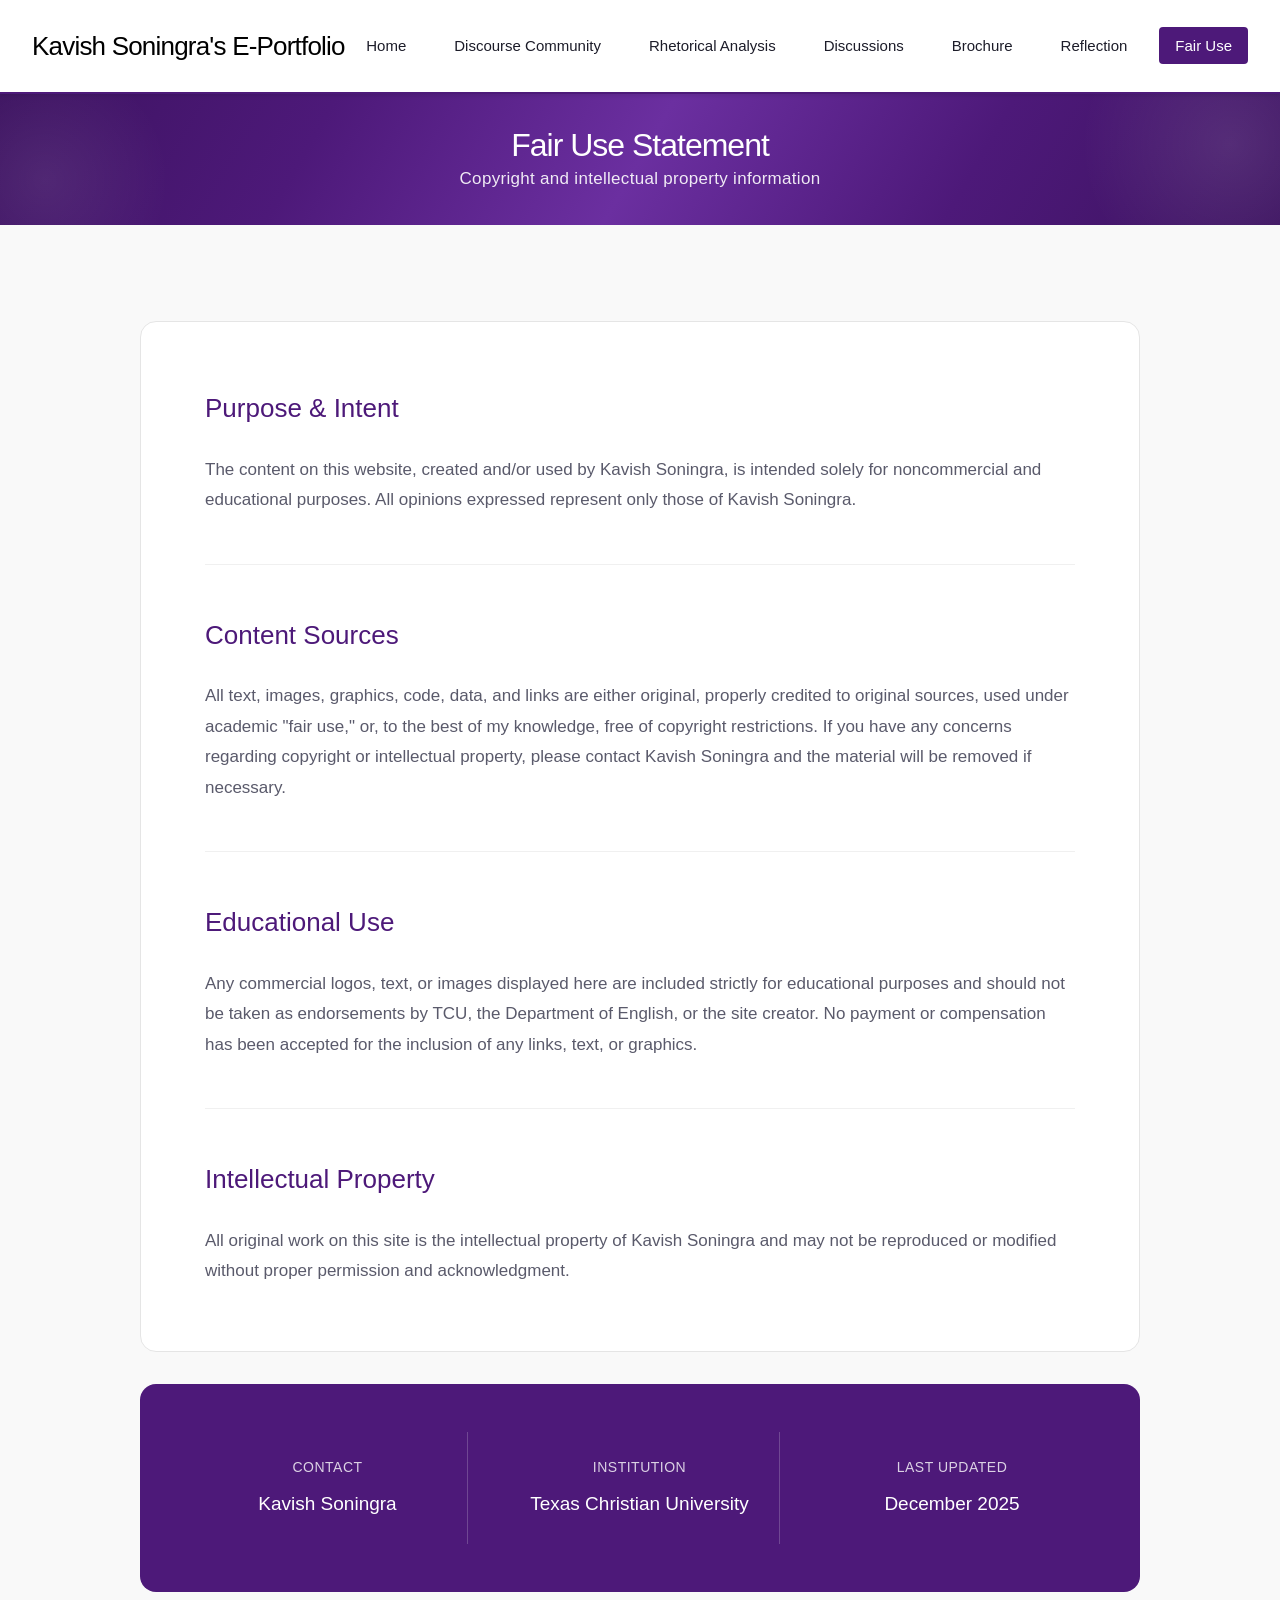
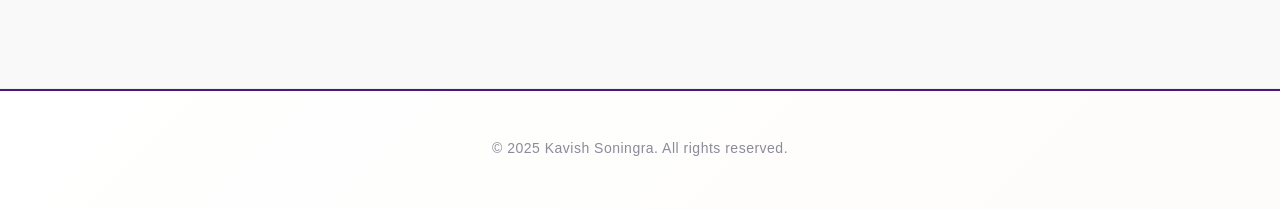
<file: fair-use.html>
<!DOCTYPE html>
<html lang="en">
<head>
    <meta charset="UTF-8">
    <meta name="viewport" content="width=device-width, initial-scale=1.0">
    <title>Fair Use Statement - Kavish Soningra</title>
    <link rel="stylesheet" href="styles.css">
</head>
<body>
    <nav class="navbar">
        <div class="nav-container">
            <div class="nav-logo">Kavish Soningra's E-Portfolio</div>
            <ul class="nav-menu">
                <li class="nav-item"><a href="index.html" class="nav-link">Home</a></li>
                <li class="nav-item"><a href="discourse-community.html" class="nav-link">Discourse Community</a></li>
                <li class="nav-item"><a href="rhetorical-analysis.html" class="nav-link">Rhetorical Analysis</a></li>
                <li class="nav-item"><a href="discussions.html" class="nav-link">Discussions</a></li>
                <li class="nav-item"><a href="brochure.html" class="nav-link">Brochure</a></li>
                <li class="nav-item"><a href="reflection.html" class="nav-link">Reflection</a></li>
                <li class="nav-item"><a href="fair-use.html" class="nav-link active">Fair Use</a></li>
            </ul>
        </div>
    </nav>

    <main class="main-content">
        <section class="page-header">
            <div class="page-header-content">
                <h1 class="page-title">Fair Use Statement</h1>
                <p class="page-subtitle">Copyright and intellectual property information</p>
            </div>
        </section>

        <section class="fair-use-section">
            <div class="fair-use-container">
                <div class="fair-use-content">
                    <div class="statement-section">
                        <h3 class="statement-section-title">Purpose & Intent</h3>
                        <p>The content on this website, created and/or used by Kavish Soningra, is intended solely for noncommercial and educational purposes. All opinions expressed represent only those of Kavish Soningra.</p>
                    </div>

                    <div class="statement-section">
                        <h3 class="statement-section-title">Content Sources</h3>
                        <p>All text, images, graphics, code, data, and links are either original, properly credited to original sources, used under academic "fair use," or, to the best of my knowledge, free of copyright restrictions. If you have any concerns regarding copyright or intellectual property, please contact Kavish Soningra and the material will be removed if necessary.</p>
                    </div>

                    <div class="statement-section">
                        <h3 class="statement-section-title">Educational Use</h3>
                        <p>Any commercial logos, text, or images displayed here are included strictly for educational purposes and should not be taken as endorsements by TCU, the Department of English, or the site creator. No payment or compensation has been accepted for the inclusion of any links, text, or graphics.</p>
                    </div>

                    <div class="statement-section">
                        <h3 class="statement-section-title">Intellectual Property</h3>
                        <p>All original work on this site is the intellectual property of Kavish Soningra and may not be reproduced or modified without proper permission and acknowledgment.</p>
                    </div>
                </div>

                <div class="statement-footer-box">
                    <div class="footer-item">
                        <div class="footer-label">Contact</div>
                        <div class="footer-value">Kavish Soningra</div>
                    </div>
                    <div class="footer-item">
                        <div class="footer-label">Institution</div>
                        <div class="footer-value">Texas Christian University</div>
                    </div>
                    <div class="footer-item">
                        <div class="footer-label">Last Updated</div>
                        <div class="footer-value">December 2025</div>
                    </div>
                </div>
            </div>
        </section>
    </main>

    <footer class="footer">
        <div class="footer-content">
            <p>&copy; 2025 Kavish Soningra. All rights reserved.</p>
        </div>
    </footer>
</body>
</html>
</file>
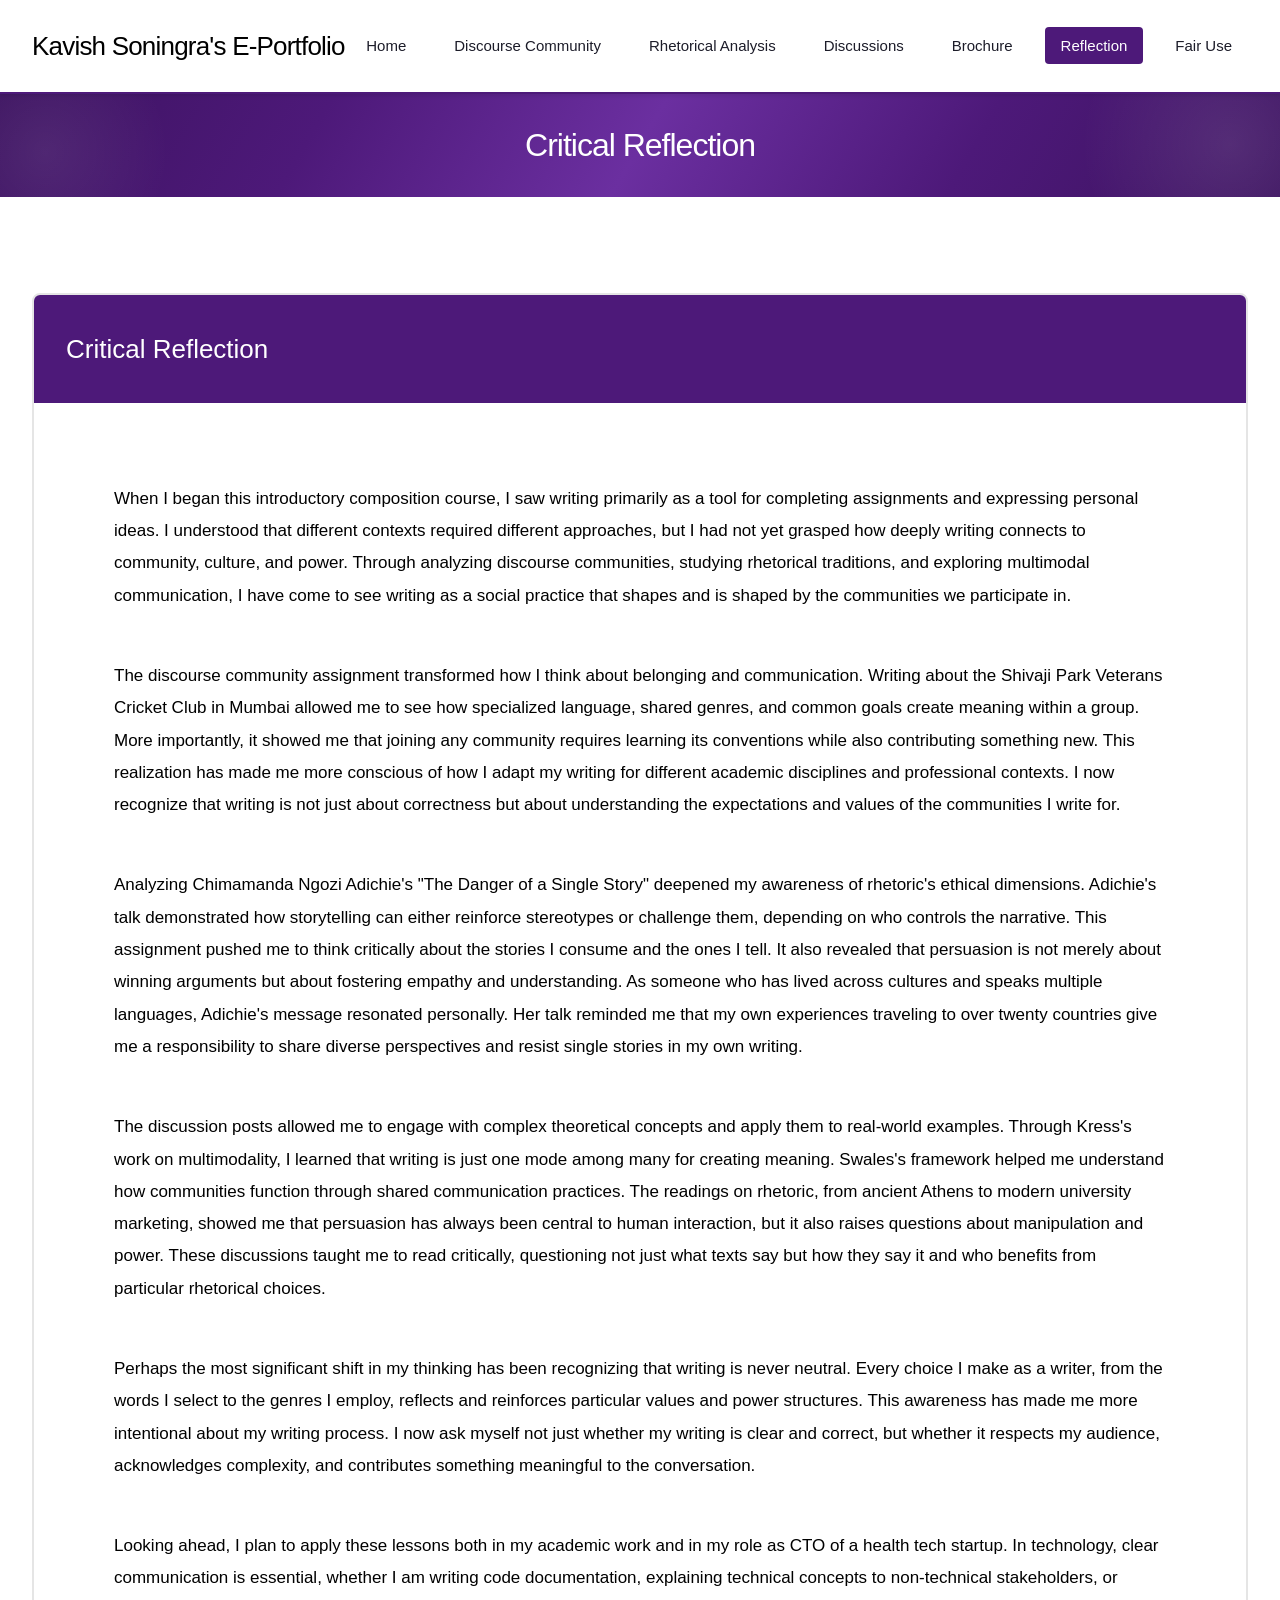
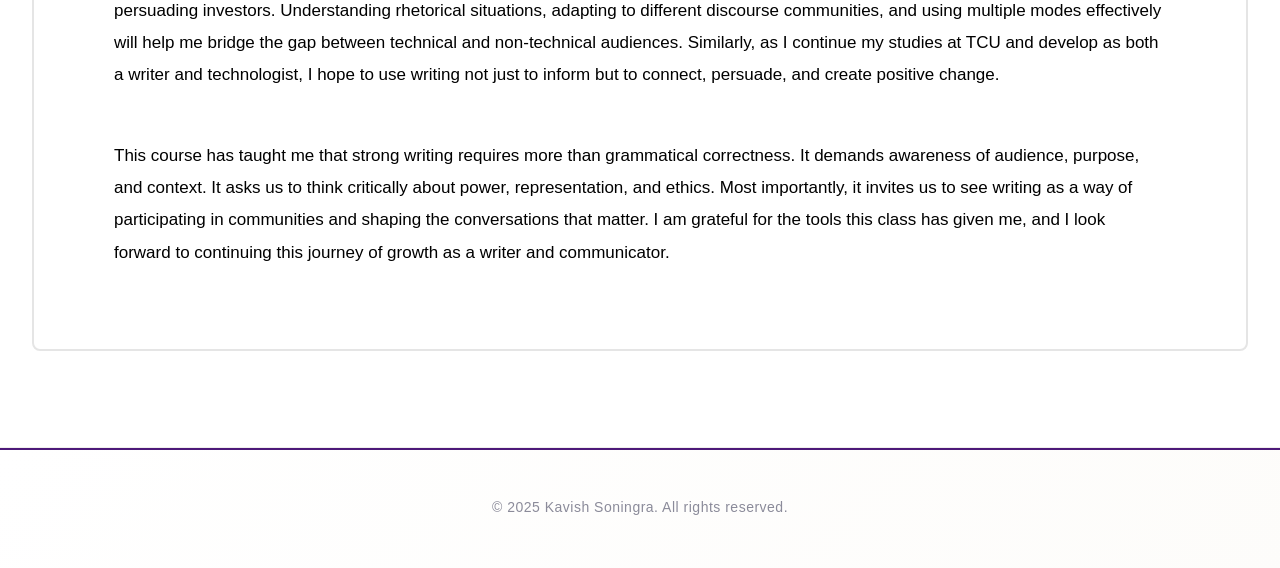
<file: reflection.html>
<!DOCTYPE html>
<html lang="en">
<head>
    <meta charset="UTF-8">
    <meta name="viewport" content="width=device-width, initial-scale=1.0">
    <title>Critical Reflection - Kavish Soningra</title>
    <link rel="stylesheet" href="styles.css">
</head>
<body>
    <nav class="navbar">
        <div class="nav-container">
            <div class="nav-logo">Kavish Soningra's E-Portfolio</div>
            <ul class="nav-menu">
                <li class="nav-item"><a href="index.html" class="nav-link">Home</a></li>
                <li class="nav-item"><a href="discourse-community.html" class="nav-link">Discourse Community</a></li>
                <li class="nav-item"><a href="rhetorical-analysis.html" class="nav-link">Rhetorical Analysis</a></li>
                <li class="nav-item"><a href="discussions.html" class="nav-link">Discussions</a></li>
                <li class="nav-item"><a href="brochure.html" class="nav-link">Brochure</a></li>
                <li class="nav-item"><a href="reflection.html" class="nav-link active">Reflection</a></li>
                <li class="nav-item"><a href="fair-use.html" class="nav-link">Fair Use</a></li>
            </ul>
        </div>
    </nav>

    <main class="main-content">
        <section class="page-header">
            <div class="page-header-content">
                <h1 class="page-title">Critical Reflection</h1>
            </div>
        </section>

        <section class="assignments-section">
            <div class="assignments-container">
                <div class="assignment-card">
                    <div class="assignment-header">
                        <h3 class="assignment-title">Critical Reflection</h3>
                    </div>
                    <div class="assignment-content">
                        <div class="reflection-text">
                            <p>When I began this introductory composition course, I saw writing primarily as a tool for completing assignments and expressing personal ideas. I understood that different contexts required different approaches, but I had not yet grasped how deeply writing connects to community, culture, and power. Through analyzing discourse communities, studying rhetorical traditions, and exploring multimodal communication, I have come to see writing as a social practice that shapes and is shaped by the communities we participate in.</p>

                            <p>The discourse community assignment transformed how I think about belonging and communication. Writing about the Shivaji Park Veterans Cricket Club in Mumbai allowed me to see how specialized language, shared genres, and common goals create meaning within a group. More importantly, it showed me that joining any community requires learning its conventions while also contributing something new. This realization has made me more conscious of how I adapt my writing for different academic disciplines and professional contexts. I now recognize that writing is not just about correctness but about understanding the expectations and values of the communities I write for.</p>

                            <p>Analyzing Chimamanda Ngozi Adichie's "The Danger of a Single Story" deepened my awareness of rhetoric's ethical dimensions. Adichie's talk demonstrated how storytelling can either reinforce stereotypes or challenge them, depending on who controls the narrative. This assignment pushed me to think critically about the stories I consume and the ones I tell. It also revealed that persuasion is not merely about winning arguments but about fostering empathy and understanding. As someone who has lived across cultures and speaks multiple languages, Adichie's message resonated personally. Her talk reminded me that my own experiences traveling to over twenty countries give me a responsibility to share diverse perspectives and resist single stories in my own writing.</p>

                            <p>The discussion posts allowed me to engage with complex theoretical concepts and apply them to real-world examples. Through Kress's work on multimodality, I learned that writing is just one mode among many for creating meaning. Swales's framework helped me understand how communities function through shared communication practices. The readings on rhetoric, from ancient Athens to modern university marketing, showed me that persuasion has always been central to human interaction, but it also raises questions about manipulation and power. These discussions taught me to read critically, questioning not just what texts say but how they say it and who benefits from particular rhetorical choices.</p>

                            <p>Perhaps the most significant shift in my thinking has been recognizing that writing is never neutral. Every choice I make as a writer, from the words I select to the genres I employ, reflects and reinforces particular values and power structures. This awareness has made me more intentional about my writing process. I now ask myself not just whether my writing is clear and correct, but whether it respects my audience, acknowledges complexity, and contributes something meaningful to the conversation.</p>

                            <p>Looking ahead, I plan to apply these lessons both in my academic work and in my role as CTO of a health tech startup. In technology, clear communication is essential, whether I am writing code documentation, explaining technical concepts to non-technical stakeholders, or persuading investors. Understanding rhetorical situations, adapting to different discourse communities, and using multiple modes effectively will help me bridge the gap between technical and non-technical audiences. Similarly, as I continue my studies at TCU and develop as both a writer and technologist, I hope to use writing not just to inform but to connect, persuade, and create positive change.</p>

                            <p>This course has taught me that strong writing requires more than grammatical correctness. It demands awareness of audience, purpose, and context. It asks us to think critically about power, representation, and ethics. Most importantly, it invites us to see writing as a way of participating in communities and shaping the conversations that matter. I am grateful for the tools this class has given me, and I look forward to continuing this journey of growth as a writer and communicator.</p>
                        </div>
                    </div>
                </div>
            </div>
        </section>
    </main>

    <footer class="footer">
        <div class="footer-content">
            <p>&copy; 2025 Kavish Soningra. All rights reserved.</p>
        </div>
    </footer>
</body>
</html>
</file>
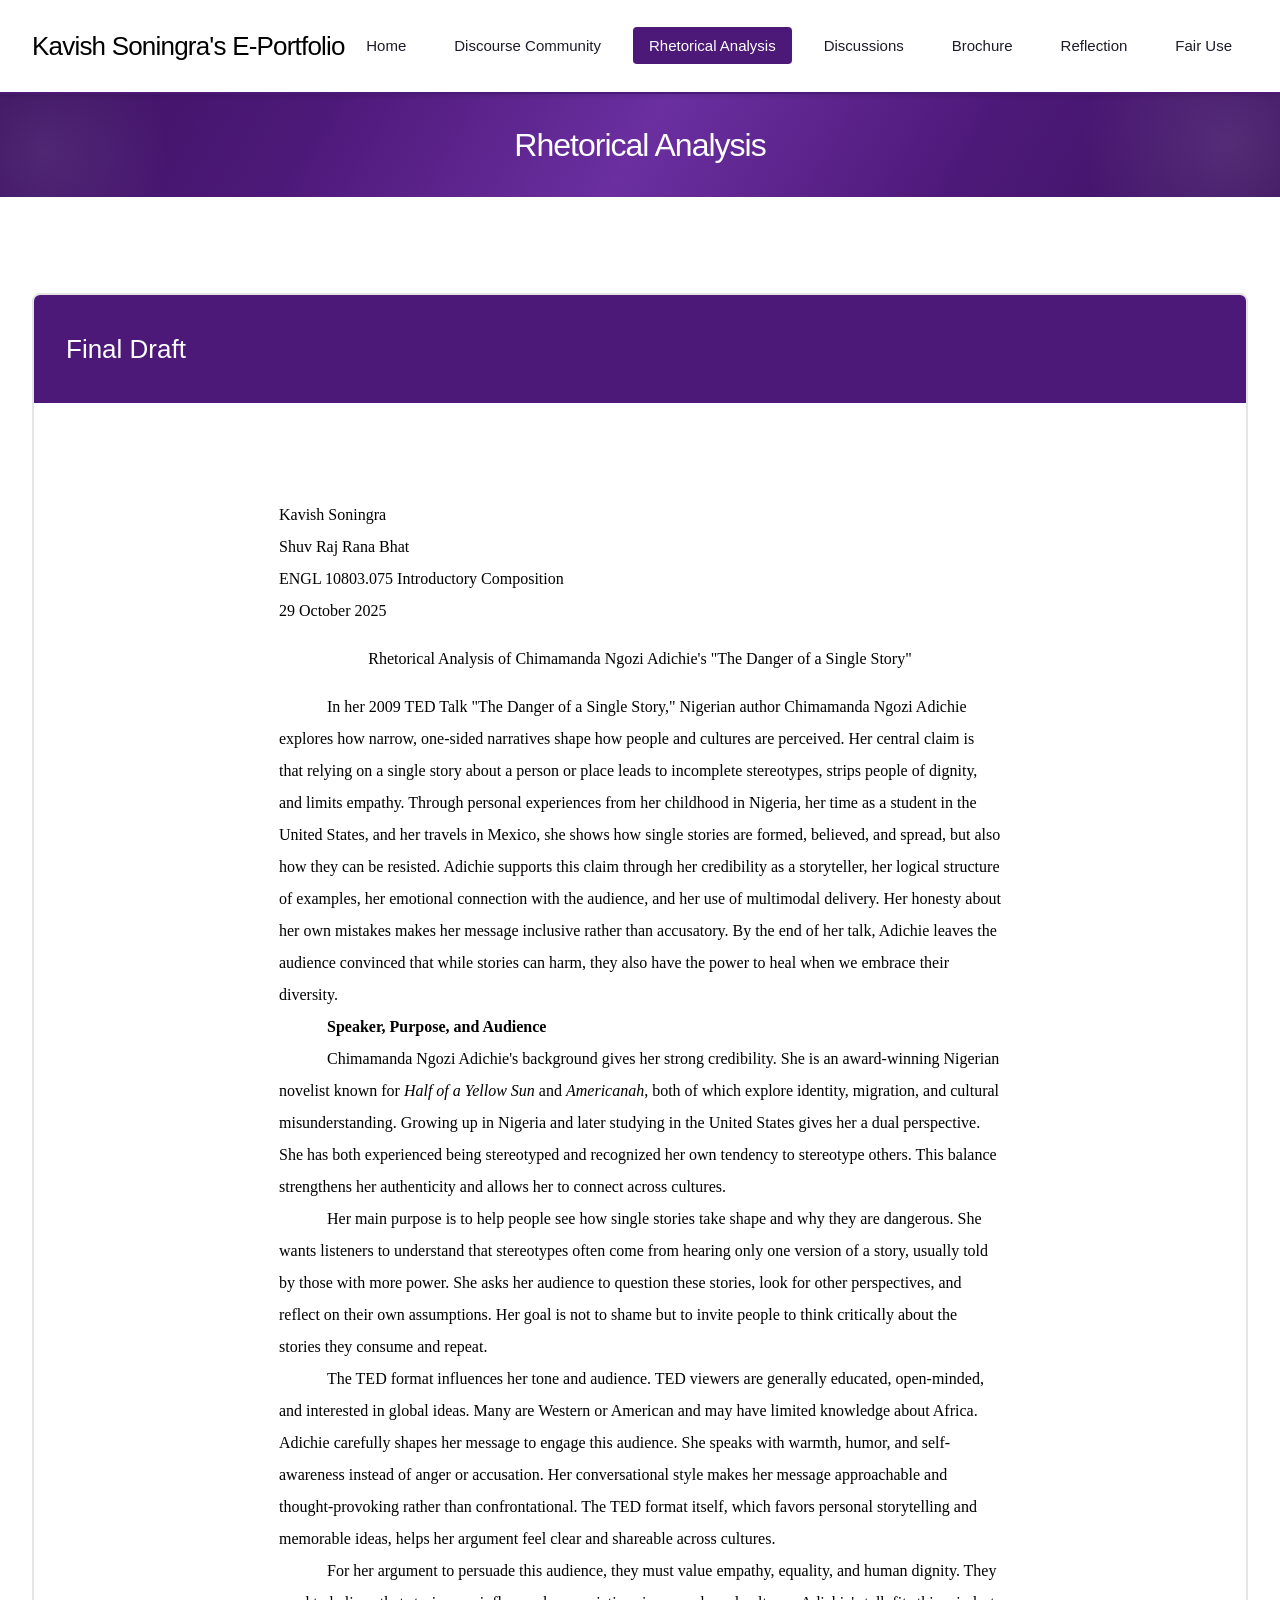
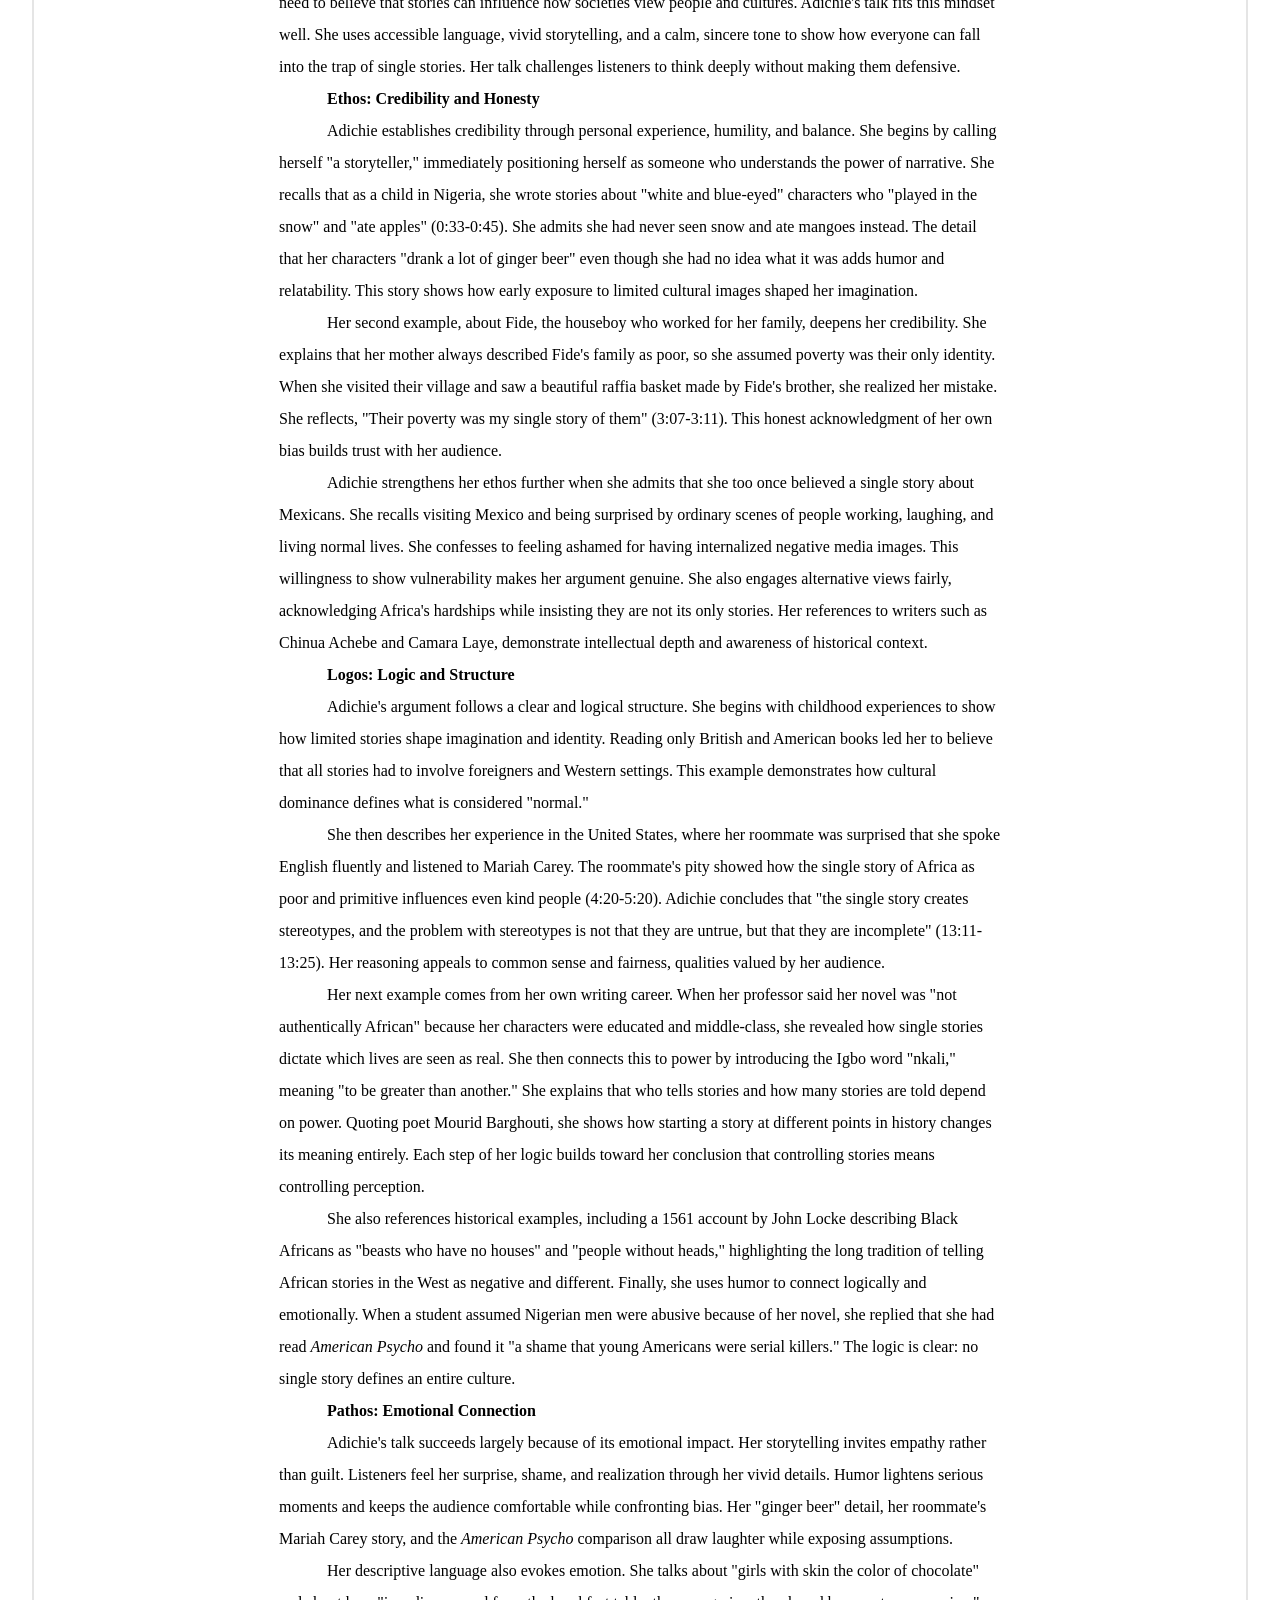
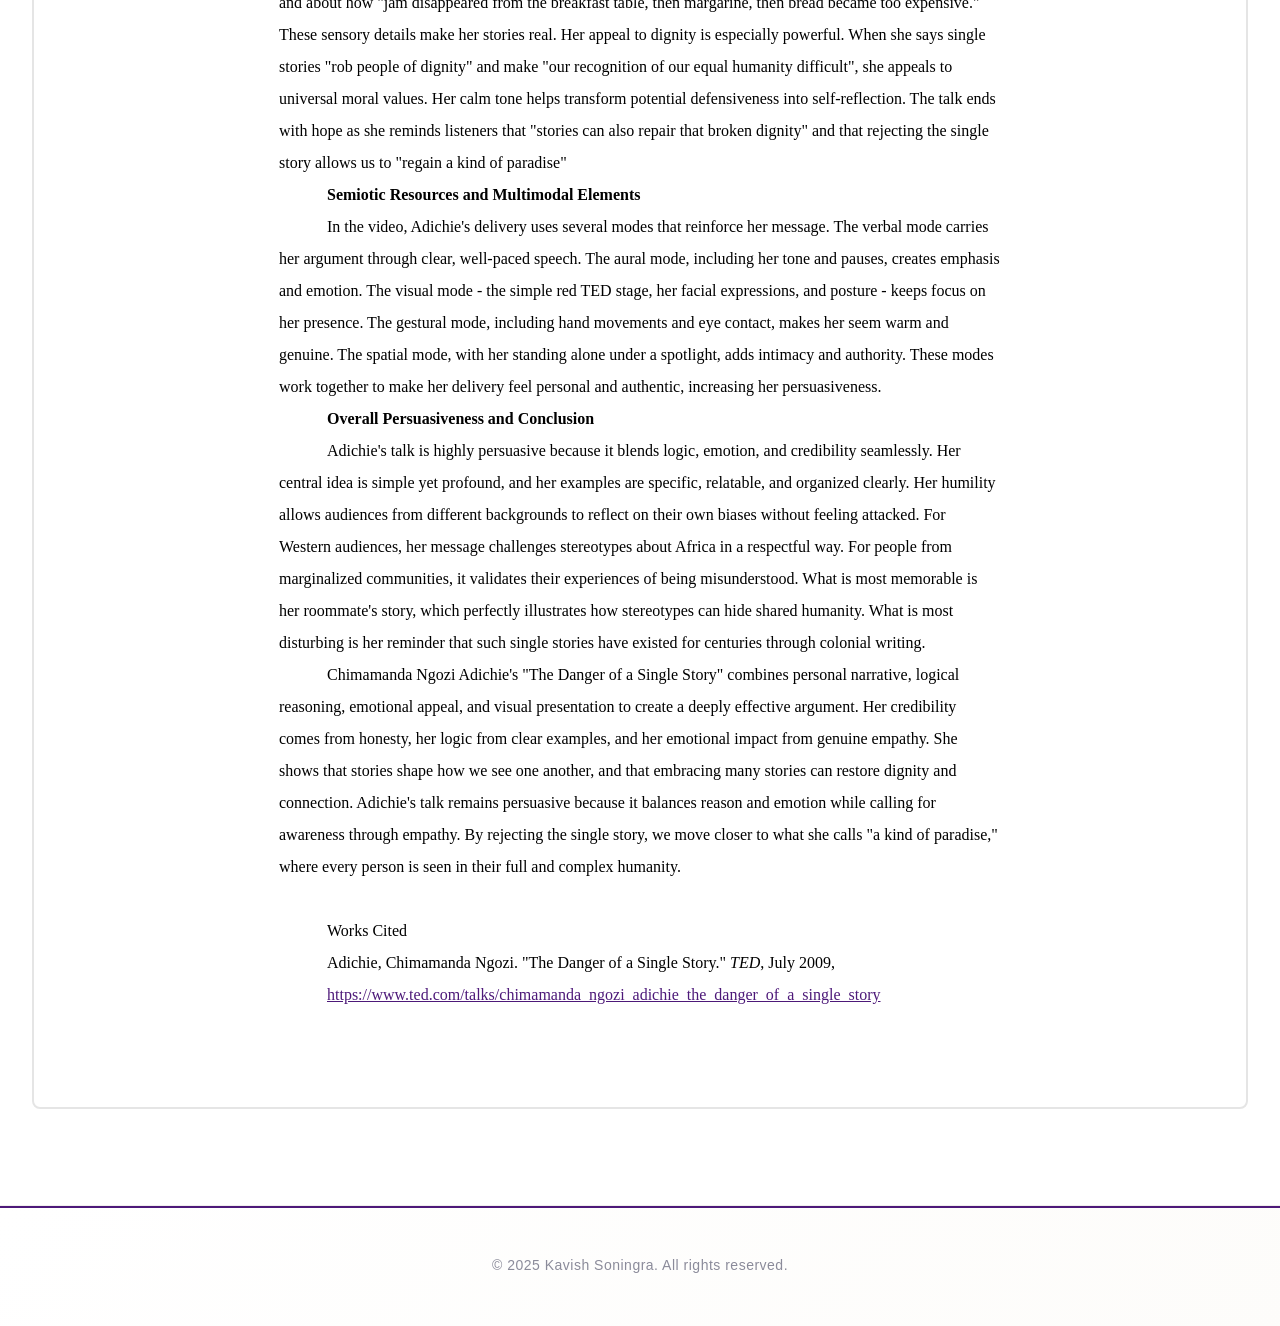
<file: rhetorical-analysis.html>
<!DOCTYPE html>
<html lang="en">
<head>
    <meta charset="UTF-8">
    <meta name="viewport" content="width=device-width, initial-scale=1.0">
    <title>Rhetorical Analysis - Kavish Soningra</title>
    <link rel="stylesheet" href="styles.css">
</head>
<body>
    <nav class="navbar">
        <div class="nav-container">
            <div class="nav-logo">Kavish Soningra's E-Portfolio</div>
            <ul class="nav-menu">
                <li class="nav-item"><a href="index.html" class="nav-link">Home</a></li>
                <li class="nav-item"><a href="discourse-community.html" class="nav-link">Discourse Community</a></li>
                <li class="nav-item"><a href="rhetorical-analysis.html" class="nav-link active">Rhetorical Analysis</a></li>
                <li class="nav-item"><a href="discussions.html" class="nav-link">Discussions</a></li>
                <li class="nav-item"><a href="brochure.html" class="nav-link">Brochure</a></li>
                <li class="nav-item"><a href="reflection.html" class="nav-link">Reflection</a></li>
                <li class="nav-item"><a href="fair-use.html" class="nav-link">Fair Use</a></li>
            </ul>
        </div>
    </nav>

    <main class="main-content">
        <section class="page-header">
            <div class="page-header-content">
                <h1 class="page-title">Rhetorical Analysis</h1>
            </div>
        </section>

        <section class="assignments-section">
            <div class="assignments-container">
                <div class="assignment-card">
                    <div class="assignment-header">
                        <h3 class="assignment-title">Final Draft</h3>
                    </div>
                    <div class="assignment-content">
                        <div class="mla-paper">
                            <div class="mla-heading">
                                <p>Kavish Soningra</p>
                                <p>Shuv Raj Rana Bhat</p>
                                <p>ENGL 10803.075 Introductory Composition</p>
                                <p>29 October 2025</p>
                            </div>
                            <h3 class="mla-title">Rhetorical Analysis of Chimamanda Ngozi Adichie's "The Danger of a Single Story"</h3>
                            <div class="mla-body">
                                <p>In her 2009 TED Talk "The Danger of a Single Story," Nigerian author Chimamanda Ngozi Adichie explores how narrow, one-sided narratives shape how people and cultures are perceived. Her central claim is that relying on a single story about a person or place leads to incomplete stereotypes, strips people of dignity, and limits empathy. Through personal experiences from her childhood in Nigeria, her time as a student in the United States, and her travels in Mexico, she shows how single stories are formed, believed, and spread, but also how they can be resisted. Adichie supports this claim through her credibility as a storyteller, her logical structure of examples, her emotional connection with the audience, and her use of multimodal delivery. Her honesty about her own mistakes makes her message inclusive rather than accusatory. By the end of her talk, Adichie leaves the audience convinced that while stories can harm, they also have the power to heal when we embrace their diversity.</p>

                                <p class="mla-section-heading">Speaker, Purpose, and Audience</p>

                                <p>Chimamanda Ngozi Adichie's background gives her strong credibility. She is an award-winning Nigerian novelist known for <i>Half of a Yellow Sun</i> and <i>Americanah</i>, both of which explore identity, migration, and cultural misunderstanding. Growing up in Nigeria and later studying in the United States gives her a dual perspective. She has both experienced being stereotyped and recognized her own tendency to stereotype others. This balance strengthens her authenticity and allows her to connect across cultures.</p>

                                <p>Her main purpose is to help people see how single stories take shape and why they are dangerous. She wants listeners to understand that stereotypes often come from hearing only one version of a story, usually told by those with more power. She asks her audience to question these stories, look for other perspectives, and reflect on their own assumptions. Her goal is not to shame but to invite people to think critically about the stories they consume and repeat.</p>

                                <p>The TED format influences her tone and audience. TED viewers are generally educated, open-minded, and interested in global ideas. Many are Western or American and may have limited knowledge about Africa. Adichie carefully shapes her message to engage this audience. She speaks with warmth, humor, and self-awareness instead of anger or accusation. Her conversational style makes her message approachable and thought-provoking rather than confrontational. The TED format itself, which favors personal storytelling and memorable ideas, helps her argument feel clear and shareable across cultures.</p>

                                <p>For her argument to persuade this audience, they must value empathy, equality, and human dignity. They need to believe that stories can influence how societies view people and cultures. Adichie's talk fits this mindset well. She uses accessible language, vivid storytelling, and a calm, sincere tone to show how everyone can fall into the trap of single stories. Her talk challenges listeners to think deeply without making them defensive.</p>

                                <p class="mla-section-heading">Ethos: Credibility and Honesty</p>

                                <p>Adichie establishes credibility through personal experience, humility, and balance. She begins by calling herself "a storyteller," immediately positioning herself as someone who understands the power of narrative. She recalls that as a child in Nigeria, she wrote stories about "white and blue-eyed" characters who "played in the snow" and "ate apples" (0:33-0:45). She admits she had never seen snow and ate mangoes instead. The detail that her characters "drank a lot of ginger beer" even though she had no idea what it was adds humor and relatability. This story shows how early exposure to limited cultural images shaped her imagination.</p>

                                <p>Her second example, about Fide, the houseboy who worked for her family, deepens her credibility. She explains that her mother always described Fide's family as poor, so she assumed poverty was their only identity. When she visited their village and saw a beautiful raffia basket made by Fide's brother, she realized her mistake. She reflects, "Their poverty was my single story of them" (3:07-3:11). This honest acknowledgment of her own bias builds trust with her audience.</p>

                                <p>Adichie strengthens her ethos further when she admits that she too once believed a single story about Mexicans. She recalls visiting Mexico and being surprised by ordinary scenes of people working, laughing, and living normal lives. She confesses to feeling ashamed for having internalized negative media images. This willingness to show vulnerability makes her argument genuine. She also engages alternative views fairly, acknowledging Africa's hardships while insisting they are not its only stories. Her references to writers such as Chinua Achebe and Camara Laye, demonstrate intellectual depth and awareness of historical context.</p>

                                <p class="mla-section-heading">Logos: Logic and Structure</p>

                                <p>Adichie's argument follows a clear and logical structure. She begins with childhood experiences to show how limited stories shape imagination and identity. Reading only British and American books led her to believe that all stories had to involve foreigners and Western settings. This example demonstrates how cultural dominance defines what is considered "normal."</p>

                                <p>She then describes her experience in the United States, where her roommate was surprised that she spoke English fluently and listened to Mariah Carey. The roommate's pity showed how the single story of Africa as poor and primitive influences even kind people (4:20-5:20). Adichie concludes that "the single story creates stereotypes, and the problem with stereotypes is not that they are untrue, but that they are incomplete" (13:11-13:25). Her reasoning appeals to common sense and fairness, qualities valued by her audience.</p>

                                <p>Her next example comes from her own writing career. When her professor said her novel was "not authentically African" because her characters were educated and middle-class, she revealed how single stories dictate which lives are seen as real. She then connects this to power by introducing the Igbo word "nkali," meaning "to be greater than another." She explains that who tells stories and how many stories are told depend on power. Quoting poet Mourid Barghouti, she shows how starting a story at different points in history changes its meaning entirely. Each step of her logic builds toward her conclusion that controlling stories means controlling perception.</p>

                                <p>She also references historical examples, including a 1561 account by John Locke describing Black Africans as "beasts who have no houses" and "people without heads," highlighting the long tradition of telling African stories in the West as negative and different. Finally, she uses humor to connect logically and emotionally. When a student assumed Nigerian men were abusive because of her novel, she replied that she had read <i>American Psycho</i> and found it "a shame that young Americans were serial killers." The logic is clear: no single story defines an entire culture.</p>

                                <p class="mla-section-heading">Pathos: Emotional Connection</p>

                                <p>Adichie's talk succeeds largely because of its emotional impact. Her storytelling invites empathy rather than guilt. Listeners feel her surprise, shame, and realization through her vivid details. Humor lightens serious moments and keeps the audience comfortable while confronting bias. Her "ginger beer" detail, her roommate's Mariah Carey story, and the <i>American Psycho</i> comparison all draw laughter while exposing assumptions.</p>

                                <p>Her descriptive language also evokes emotion. She talks about "girls with skin the color of chocolate" and about how "jam disappeared from the breakfast table, then margarine, then bread became too expensive." These sensory details make her stories real. Her appeal to dignity is especially powerful. When she says single stories "rob people of dignity" and make "our recognition of our equal humanity difficult", she appeals to universal moral values. Her calm tone helps transform potential defensiveness into self-reflection. The talk ends with hope as she reminds listeners that "stories can also repair that broken dignity" and that rejecting the single story allows us to "regain a kind of paradise"</p>

                                <p class="mla-section-heading">Semiotic Resources and Multimodal Elements</p>

                                <p>In the video, Adichie's delivery uses several modes that reinforce her message. The verbal mode carries her argument through clear, well-paced speech. The aural mode, including her tone and pauses, creates emphasis and emotion. The visual mode - the simple red TED stage, her facial expressions, and posture - keeps focus on her presence. The gestural mode, including hand movements and eye contact, makes her seem warm and genuine. The spatial mode, with her standing alone under a spotlight, adds intimacy and authority. These modes work together to make her delivery feel personal and authentic, increasing her persuasiveness.</p>

                                <p class="mla-section-heading">Overall Persuasiveness and Conclusion</p>

                                <p>Adichie's talk is highly persuasive because it blends logic, emotion, and credibility seamlessly. Her central idea is simple yet profound, and her examples are specific, relatable, and organized clearly. Her humility allows audiences from different backgrounds to reflect on their own biases without feeling attacked. For Western audiences, her message challenges stereotypes about Africa in a respectful way. For people from marginalized communities, it validates their experiences of being misunderstood. What is most memorable is her roommate's story, which perfectly illustrates how stereotypes can hide shared humanity. What is most disturbing is her reminder that such single stories have existed for centuries through colonial writing.</p>

                                <p>Chimamanda Ngozi Adichie's "The Danger of a Single Story" combines personal narrative, logical reasoning, emotional appeal, and visual presentation to create a deeply effective argument. Her credibility comes from honesty, her logic from clear examples, and her emotional impact from genuine empathy. She shows that stories shape how we see one another, and that embracing many stories can restore dignity and connection. Adichie's talk remains persuasive because it balances reason and emotion while calling for awareness through empathy. By rejecting the single story, we move closer to what she calls "a kind of paradise," where every person is seen in their full and complex humanity.</p>

                                <div class="mla-works-cited">
                                    <p class="works-cited-title">Works Cited</p>
                                    <p class="works-cited-entry">Adichie, Chimamanda Ngozi. "The Danger of a Single Story." <i>TED</i>, July 2009,</p>
                                    <p class="works-cited-url"><a href="https://www.ted.com/talks/chimamanda_ngozi_adichie_the_danger_of_a_single_story" target="_blank">https://www.ted.com/talks/chimamanda_ngozi_adichie_the_danger_of_a_single_story</a></p>
                                </div>
                            </div>
                        </div>
                    </div>
                </div>
            </div>
        </section>
    </main>

    <footer class="footer">
        <div class="footer-content">
            <p>&copy; 2025 Kavish Soningra. All rights reserved.</p>
        </div>
    </footer>
</body>
</html>
</file>
<file: styles.css>
/* ============================================
   GLOBAL STYLES & RESET
   ============================================ */

* {
    margin: 0;
    padding: 0;
    box-sizing: border-box;
}

:root {
    /* TCU Color Palette - Horned Frog Purple & White */
    --color-primary: #4D1979;
    --color-primary-dark: #3D1361;
    --color-primary-light: #6B2FA0;
    --color-secondary: #2D2D3A;
    --color-accent: #4D1979;
    --color-accent-light: #6B2FA0;
    --color-accent-hover: #3D1361;
    --color-background: #FFFFFF;
    --color-surface: #FFFFFF;
    --color-surface-alt: #F9F9F9;
    --color-text-primary: #1C1C29;
    --color-text-secondary: #5A5A6B;
    --color-text-muted: #8B8B9A;
    --color-border: #E5E5E5;
    --color-border-light: #F0F0F0;
    
    /* Refined accent colors */
    --color-sage: #4D1979;
    --color-terracotta: #4D1979;
    --color-slate: #4D1979;
    --color-cream: #F9F9F9;
    
    /* Typography */
    --font-primary: 'Brasley', Arial, sans-serif;
    --font-size-base: 17px;
    --font-size-sm: 14px;
    --font-size-lg: 19px;
    --font-size-xl: 26px;
    --font-size-2xl: 36px;
    --font-size-3xl: 47px;
    --line-height-base: 1.7;
    --line-height-tight: 1.2;
    --font-weight-normal: 400;
    --font-weight-medium: 500;
    --font-weight-semibold: 600;
    
    /* Spacing */
    --spacing-xs: 8px;
    --spacing-sm: 16px;
    --spacing-md: 24px;
    --spacing-lg: 32px;
    --spacing-xl: 48px;
    --spacing-2xl: 64px;
    --spacing-3xl: 96px;
    
    /* Border Radius */
    --radius-sm: 6px;
    --radius-md: 10px;
    --radius-lg: 16px;
    --radius-xl: 20px;
    
    /* Shadows - More refined */
    --shadow-sm: 0 2px 8px rgba(28, 28, 41, 0.04);
    --shadow-md: 0 4px 16px rgba(28, 28, 41, 0.06);
    --shadow-lg: 0 8px 32px rgba(28, 28, 41, 0.08);
    --shadow-xl: 0 16px 56px rgba(28, 28, 41, 0.12);
    --shadow-glow: 0 0 0 1px rgba(184, 149, 106, 0.1);
}

html {
    scroll-behavior: smooth;
}

body {
    font-family: var(--font-primary);
    font-size: var(--font-size-base);
    font-weight: var(--font-weight-normal);
    line-height: var(--line-height-base);
    color: var(--color-text-primary);
    background: #FFFFFF;
    -webkit-font-smoothing: antialiased;
    -moz-osx-font-smoothing: grayscale;
}

/* ============================================
   NAVIGATION
   ============================================ */

.navbar {
    background-color: #FFFFFF;
    border-bottom: 2px solid var(--color-primary);
    position: sticky;
    top: 0;
    z-index: 1000;
    box-shadow: 0 2px 4px rgba(0, 0, 0, 0.1);
}

.nav-container {
    max-width: 1400px;
    margin: 0 auto;
    padding: var(--spacing-md) var(--spacing-lg);
    display: flex;
    justify-content: space-between;
    align-items: center;
}

.nav-logo {
    font-size: var(--font-size-xl);
    font-weight: var(--font-weight-medium);
    color: #000000;
    letter-spacing: -0.8px;
}

.nav-menu {
    display: flex;
    list-style: none;
    gap: var(--spacing-sm);
    flex-wrap: wrap;
}

.nav-link {
    text-decoration: none;
    color: var(--color-text-primary);
    font-weight: var(--font-weight-medium);
    font-size: 15px;
    padding: 10px 16px;
    border-radius: 4px;
    white-space: nowrap;
}

.nav-link.active {
    color: #FFFFFF;
    background: var(--color-primary);
}

/* ============================================
   MAIN CONTENT
   ============================================ */

.main-content {
    min-height: calc(100vh - 200px);
}

/* ============================================
   HERO SECTION
   ============================================ */

/* ============================================
   HOME PAGE WITH IMAGE SPACES
   ============================================ */

.banner-section {
    position: relative;
    width: 100%;
    height: 400px;
    overflow: hidden;
}

.banner-image {
    width: 100%;
    height: 100%;
    object-fit: cover;
    object-position: center;
}

.banner-overlay {
    position: absolute;
    top: 0;
    left: 0;
    right: 0;
    bottom: 0;
    background: linear-gradient(to bottom, 
        rgba(0, 0, 0, 0.3) 0%, 
        rgba(0, 0, 0, 0.5) 100%);
    display: flex;
    align-items: center;
    justify-content: center;
}

.banner-text {
    text-align: center;
    padding: var(--spacing-lg);
}

.banner-name {
    font-size: 56px;
    font-weight: var(--font-weight-medium);
    color: #FFFFFF;
    margin-bottom: var(--spacing-sm);
    letter-spacing: -1.5px;
    text-shadow: 0 2px 10px rgba(0, 0, 0, 0.3);
}

.banner-subtitle {
    font-size: var(--font-size-xl);
    color: #FFFFFF;
    font-weight: var(--font-weight-normal);
    text-shadow: 0 1px 5px rgba(0, 0, 0, 0.3);
}

.about-with-photo {
    padding: var(--spacing-3xl) var(--spacing-lg);
    background: #FFFFFF;
}

.about-photo-container {
    max-width: 1100px;
    margin: 0 auto;
    display: grid;
    grid-template-columns: 280px 1fr;
    gap: var(--spacing-3xl);
    align-items: start;
}

.profile-section-left {
    position: sticky;
    top: 100px;
}

.profile-image {
    width: 100%;
    aspect-ratio: 1;
    object-fit: cover;
    border-radius: var(--radius-lg);
    border: 1px solid var(--color-border);
}

.stats-below-photo {
    margin-top: var(--spacing-lg);
    display: flex;
    flex-direction: column;
    gap: var(--spacing-sm);
}

.stat-card {
    background: var(--color-primary);
    padding: var(--spacing-md) var(--spacing-lg);
    border-radius: var(--radius-md);
    text-align: left;
    position: relative;
    overflow: hidden;
}

.stat-card::before {
    content: '';
    position: absolute;
    top: 0;
    right: 0;
    width: 50px;
    height: 50px;
    background: rgba(255, 255, 255, 0.1);
    border-radius: 0 0 0 100%;
}

.stat-value {
    font-size: 28px;
    font-weight: var(--font-weight-medium);
    color: #FFFFFF;
    margin-bottom: 4px;
    position: relative;
    z-index: 1;
}

.stat-description {
    font-size: 13px;
    color: rgba(255, 255, 255, 0.9);
    line-height: 1.3;
    position: relative;
    z-index: 1;
}

.bio-section {
    padding-top: var(--spacing-md);
}

.about-title {
    font-size: 36px;
    font-weight: var(--font-weight-medium);
    color: var(--color-primary);
    margin-bottom: var(--spacing-xl);
    letter-spacing: -1px;
}

.bio-section p {
    color: #000000;
    line-height: 1.9;
    margin-bottom: var(--spacing-lg);
    font-size: 17px;
}

.highlights-inline {
    display: flex;
    gap: var(--spacing-md);
    margin-top: var(--spacing-2xl);
    padding-top: var(--spacing-xl);
    border-top: 1px solid var(--color-border-light);
}

.highlight-badge {
    flex: 1;
    text-align: center;
    padding: var(--spacing-lg);
    background: #F9F9F9;
    border-radius: var(--radius-md);
    border: 1px solid var(--color-border);
}

.badge-number {
    display: block;
    font-size: 28px;
    font-weight: var(--font-weight-medium);
    color: var(--color-primary);
    margin-bottom: var(--spacing-xs);
    letter-spacing: -0.5px;
}

.badge-label {
    display: block;
    font-size: 14px;
    color: var(--color-text-secondary);
    font-weight: var(--font-weight-normal);
}

/* Old hero section for other pages */
.hero-section {
    background: var(--color-primary);
    padding: var(--spacing-3xl) var(--spacing-lg);
    text-align: center;
}

.hero-content {
    max-width: 800px;
    margin: 0 auto;
}

.hero-title {
    font-size: var(--font-size-3xl);
    font-weight: var(--font-weight-medium);
    color: #FFFFFF;
    line-height: 57px;
    margin-bottom: var(--spacing-md);
    letter-spacing: -1.5px;
}

.hero-subtitle {
    font-size: var(--font-size-xl);
    color: rgba(255, 255, 255, 0.9);
    font-weight: var(--font-weight-normal);
    letter-spacing: 0.3px;
}

/* ============================================
   HOME PAGE ABOUT SECTION
   ============================================ */

.about-section-home {
    padding: var(--spacing-3xl) var(--spacing-lg);
    background: #FFFFFF;
}

.about-container-home {
    max-width: 1200px;
    margin: 0 auto;
}

.about-header-home {
    text-align: center;
    margin-bottom: var(--spacing-2xl);
}

.section-title-home {
    font-size: 42px;
    font-weight: var(--font-weight-medium);
    color: var(--color-primary);
    margin-bottom: var(--spacing-sm);
    letter-spacing: -1px;
}

.title-underline {
    width: 80px;
    height: 4px;
    background: var(--color-primary);
    margin: 0 auto;
    border-radius: 2px;
}

.title-underline-center {
    width: 80px;
    height: 4px;
    background: var(--color-primary);
    margin: 0 auto;
    border-radius: 2px;
}

.about-grid {
    display: grid;
    grid-template-columns: 350px 1fr;
    gap: var(--spacing-2xl);
    align-items: start;
}

.about-photo-card {
    background: #FFFFFF;
    padding: var(--spacing-lg);
    border-radius: var(--radius-lg);
    border: 1px solid var(--color-border);
}

.photo-placeholder-home {
    width: 100%;
    aspect-ratio: 1;
    background: linear-gradient(135deg, rgba(77, 25, 121, 0.05) 0%, rgba(107, 47, 160, 0.05) 100%);
    border-radius: var(--radius-lg);
    display: flex;
    flex-direction: column;
    align-items: center;
    justify-content: center;
    gap: var(--spacing-md);
    color: var(--color-text-muted);
    border: 2px dashed rgba(77, 25, 121, 0.2);
}

.photo-placeholder-home svg {
    width: 80px;
    height: 80px;
    stroke: var(--color-primary);
    opacity: 0.5;
}

.photo-placeholder-home p {
    font-size: var(--font-size-sm);
    font-weight: var(--font-weight-medium);
}

.about-content-home {
    background: #F9F9F9;
    padding: var(--spacing-xl);
    border-radius: var(--radius-lg);
    border: 1px solid var(--color-border);
}

.bio-text p {
    margin-bottom: var(--spacing-lg);
    color: var(--color-text-secondary);
    line-height: 1.8;
    font-size: 17px;
}

.bio-text p:last-child {
    margin-bottom: 0;
}

/* Stats Section */
.stats-section {
    padding: var(--spacing-2xl) var(--spacing-lg);
    background: var(--color-primary);
}

.stats-container {
    max-width: 1200px;
    margin: 0 auto;
    display: grid;
    grid-template-columns: repeat(3, 1fr);
    gap: var(--spacing-xl);
}

.stat-item {
    text-align: center;
    padding: var(--spacing-lg);
    border-right: 1px solid rgba(255, 255, 255, 0.2);
}

.stat-item:last-child {
    border-right: none;
}

.stat-number {
    font-size: 48px;
    font-weight: var(--font-weight-medium);
    color: #FFFFFF;
    margin-bottom: var(--spacing-xs);
    letter-spacing: -1px;
}

.stat-label {
    font-size: var(--font-size-base);
    color: rgba(255, 255, 255, 0.9);
    font-weight: var(--font-weight-normal);
}

/* Old about section for other pages */
.about-section {
    padding: var(--spacing-3xl) var(--spacing-lg);
    background-color: var(--color-surface);
}

.about-container {
    max-width: 1000px;
    margin: 0 auto;
    display: grid;
    grid-template-columns: 300px 1fr;
    gap: var(--spacing-2xl);
    align-items: start;
}

.about-photo {
    position: sticky;
    top: 120px;
}

.photo-placeholder {
    width: 100%;
    aspect-ratio: 1;
    background: rgba(77, 25, 121, 0.05);
    border-radius: var(--radius-xl);
    display: flex;
    flex-direction: column;
    align-items: center;
    justify-content: center;
    gap: var(--spacing-md);
    color: var(--color-text-muted);
    border: 2px dashed rgba(77, 25, 121, 0.3);
}

.photo-placeholder svg {
    width: 80px;
    height: 80px;
    stroke: var(--color-primary);
    opacity: 0.7;
}

.photo-placeholder p {
    font-size: var(--font-size-sm);
    font-weight: var(--font-weight-medium);
    position: relative;
    z-index: 1;
}

.section-title {
    font-size: var(--font-size-2xl);
    font-weight: var(--font-weight-medium);
    color: var(--color-text-primary);
    margin-bottom: var(--spacing-lg);
    letter-spacing: -0.8px;
    position: relative;
    display: inline-block;
}

.section-title::after {
    content: '';
    position: absolute;
    bottom: -8px;
    left: 0;
    width: 60px;
    height: 3px;
    background: var(--color-primary);
    border-radius: 2px;
}

.about-text p {
    margin-bottom: var(--spacing-lg);
    color: var(--color-text-secondary);
    line-height: 1.8;
    text-align: justify;
}

.about-text p:last-child {
    margin-bottom: 0;
}

/* ============================================
   HOME PAGE HIGHLIGHTS SECTION
   ============================================ */

.highlights-section-home {
    padding: var(--spacing-3xl) var(--spacing-lg);
    background: #F9F9F9;
}

.highlights-container-home {
    max-width: 1200px;
    margin: 0 auto;
}

.section-header-center {
    text-align: center;
    margin-bottom: var(--spacing-2xl);
}

.highlights-grid {
    display: grid;
    grid-template-columns: repeat(3, 1fr);
    gap: var(--spacing-xl);
}

.highlight-card-home {
    background: #FFFFFF;
    padding: var(--spacing-xl);
    border-radius: var(--radius-lg);
    border: 1px solid var(--color-border);
    text-align: center;
}

.highlight-icon-home {
    width: 80px;
    height: 80px;
    margin: 0 auto var(--spacing-lg);
    background: var(--color-primary);
    border-radius: var(--radius-lg);
    display: flex;
    align-items: center;
    justify-content: center;
}

.highlight-icon-home svg {
    width: 40px;
    height: 40px;
    stroke: #FFFFFF;
}

.highlight-card-home h3 {
    font-size: var(--font-size-xl);
    font-weight: var(--font-weight-medium);
    color: var(--color-primary);
    margin-bottom: var(--spacing-sm);
}

.highlight-card-home p {
    color: var(--color-text-secondary);
    line-height: 1.7;
}

/* Old highlights section for other pages */
.highlights-section {
    padding: var(--spacing-3xl) var(--spacing-lg);
    background-color: #F9F9F9;
}

.highlights-container {
    max-width: 1000px;
    margin: 0 auto;
    display: grid;
    grid-template-columns: repeat(auto-fit, minmax(280px, 1fr));
    gap: var(--spacing-lg);
}

.highlight-card {
    background: #FFFFFF;
    padding: var(--spacing-xl);
    border-radius: var(--radius-lg);
    border: 1px solid var(--color-border);
    text-align: center;
}

.highlight-icon {
    width: 72px;
    height: 72px;
    margin: 0 auto var(--spacing-md);
    padding: var(--spacing-md);
    background: var(--color-primary);
    border-radius: var(--radius-lg);
    display: flex;
    align-items: center;
    justify-content: center;
    box-shadow: var(--shadow-md);
}

.highlight-icon svg {
    width: 36px;
    height: 36px;
    stroke: var(--color-surface);
    stroke-width: 1.5;
}

.highlight-card h3 {
    font-size: var(--font-size-xl);
    font-weight: var(--font-weight-medium);
    color: var(--color-text-primary);
    margin-bottom: var(--spacing-sm);
    letter-spacing: -0.3px;
}

.highlight-card p {
    color: var(--color-text-secondary);
    font-size: var(--font-size-base);
    line-height: 1.7;
}

/* ============================================
   PAGE HEADER
   ============================================ */

.page-header {
    background: linear-gradient(120deg, #3D1361 0%, #4D1979 25%, #6B2FA0 50%, #4D1979 75%, #3D1361 100%);
    padding: var(--spacing-lg) var(--spacing-lg);
    text-align: center;
    position: relative;
    overflow: hidden;
}

.page-header::before {
    content: '';
    position: absolute;
    top: -100px;
    right: -100px;
    width: 300px;
    height: 300px;
    background: radial-gradient(circle, rgba(255, 255, 255, 0.1) 0%, transparent 70%);
    border-radius: 50%;
}

.page-header::after {
    content: '';
    position: absolute;
    bottom: -80px;
    left: -80px;
    width: 250px;
    height: 250px;
    background: radial-gradient(circle, rgba(255, 255, 255, 0.08) 0%, transparent 70%);
    border-radius: 50%;
}

.page-header-content {
    max-width: 800px;
    margin: 0 auto;
    position: relative;
    z-index: 1;
}

.page-title {
    font-size: 32px;
    font-weight: var(--font-weight-medium);
    color: #FFFFFF;
    line-height: 1.2;
    margin: 0;
    letter-spacing: -1px;
}

.page-subtitle {
    font-size: var(--font-size-base);
    color: rgba(255, 255, 255, 0.9);
    letter-spacing: 0.3px;
    margin: 0;
}

/* ============================================
   ASSIGNMENTS SECTION - GRID LAYOUT
   ============================================ */

.assignments-section {
    padding: var(--spacing-3xl) var(--spacing-lg);
    background-color: #FFFFFF;
}

.assignments-container {
    max-width: 1400px;
    margin: 0 auto;
}

.assignment-grid {
    display: grid;
    grid-template-columns: repeat(auto-fit, minmax(350px, 1fr));
    gap: var(--spacing-xl);
    margin-bottom: var(--spacing-3xl);
}

.assignment-section {
    margin-bottom: var(--spacing-3xl);
}

.assignment-section-title {
    font-size: var(--font-size-2xl);
    font-weight: var(--font-weight-medium);
    color: var(--color-primary);
    margin-bottom: var(--spacing-lg);
    padding-bottom: var(--spacing-sm);
    border-bottom: 3px solid var(--color-primary);
}

.assignment-card {
    background: #FFFFFF;
    border: 2px solid var(--color-border);
    border-radius: 8px;
    overflow: hidden;
}

.assignment-header {
    padding: var(--spacing-lg);
    background: var(--color-primary);
    color: #FFFFFF;
}

.assignment-title {
    font-size: var(--font-size-xl);
    font-weight: var(--font-weight-medium);
    color: #FFFFFF;
    margin: 0;
}

.assignment-badge {
    padding: 6px 14px;
    background: var(--color-primary);
    color: #FFFFFF;
    font-size: var(--font-size-sm);
    font-weight: var(--font-weight-medium);
    border-radius: 4px;
    white-space: nowrap;
    display: inline-block;
    margin-top: var(--spacing-sm);
}

.assignment-content {
    padding: var(--spacing-lg);
}

.assignment-description {
    color: var(--color-text-secondary);
    line-height: 1.8;
}

.reflection-text {
    padding: var(--spacing-xl);
}

.reflection-text p {
    color: #000000;
    line-height: 1.9;
    margin-bottom: var(--spacing-xl);
    font-size: 17px;
}

.reflection-text p:last-child {
    margin-bottom: 0;
}

/* ============================================
   INTERVIEW LINK BOX
   ============================================ */

.interview-link-box {
    background: var(--color-primary);
    padding: var(--spacing-xl);
    border-radius: var(--radius-md);
    margin-bottom: var(--spacing-xl);
    display: flex;
    gap: var(--spacing-lg);
    align-items: center;
}

.link-icon {
    width: 60px;
    height: 60px;
    background: rgba(255, 255, 255, 0.15);
    border-radius: var(--radius-md);
    display: flex;
    align-items: center;
    justify-content: center;
    flex-shrink: 0;
}

.link-icon svg {
    width: 30px;
    height: 30px;
    stroke: #FFFFFF;
}

.link-content {
    flex: 1;
}

.link-title {
    font-size: var(--font-size-xl);
    font-weight: var(--font-weight-medium);
    color: #FFFFFF;
    margin-bottom: var(--spacing-xs);
}

.link-description {
    font-size: var(--font-size-base);
    color: rgba(255, 255, 255, 0.9);
    margin-bottom: var(--spacing-md);
    line-height: 1.6;
}

.interview-link-button {
    display: inline-block;
    padding: 12px 24px;
    background: #FFFFFF;
    color: var(--color-primary);
    text-decoration: none;
    border-radius: var(--radius-sm);
    font-weight: var(--font-weight-medium);
    font-size: var(--font-size-base);
    transition: all 0.2s ease;
}

.interview-link-button:hover {
    background: rgba(255, 255, 255, 0.95);
    transform: translateY(-2px);
}

/* ============================================
   PDF VIEWER
   ============================================ */

.pdf-viewer {
    width: 100%;
    min-height: 800px;
    border-radius: var(--radius-md);
    overflow: hidden;
    border: 1px solid var(--color-border);
}

.pdf-viewer embed {
    border-radius: var(--radius-md);
}

/* ============================================
   DISCUSSION ACCORDION
   ============================================ */

.discussion-accordion {
    margin-bottom: var(--spacing-md);
    background: #FFFFFF;
    border: 1px solid var(--color-border);
    border-radius: var(--radius-sm);
    overflow: hidden;
}

.discussion-accordion:last-child {
    margin-bottom: 0;
}

.accordion-header {
    width: 100%;
    padding: var(--spacing-md) var(--spacing-lg);
    background: #FFFFFF;
    border: none;
    text-align: left;
    cursor: pointer;
    display: flex;
    justify-content: space-between;
    align-items: center;
    transition: all 0.2s ease;
}

.accordion-header:hover {
    background: #FAFAFA;
}

.accordion-header.active {
    background: #F5F5F5;
    border-bottom: 1px solid var(--color-border-light);
}

.accordion-title {
    font-size: 18px;
    font-weight: var(--font-weight-medium);
    color: #000000;
    letter-spacing: -0.3px;
}

.accordion-icon {
    font-size: 20px;
    font-weight: 300;
    color: var(--color-primary);
    transition: transform 0.2s ease;
    line-height: 1;
    width: 20px;
    height: 20px;
    display: flex;
    align-items: center;
    justify-content: center;
}

.accordion-content {
    max-height: 0;
    overflow: hidden;
    transition: max-height 0.3s ease;
    background: #FAFAFA;
}

.discussion-text {
    padding: var(--spacing-lg) var(--spacing-lg) var(--spacing-xl);
}

.discussion-text p {
    color: #000000;
    line-height: 1.85;
    margin-bottom: var(--spacing-lg);
    text-align: left;
    font-size: 16px;
}

.discussion-text p:last-child {
    margin-bottom: 0;
}

/* ============================================
   MLA PAPER FORMATTING
   ============================================ */

.mla-paper {
    background-color: var(--color-surface);
    padding: var(--spacing-2xl);
    border-radius: var(--radius-md);
    max-width: 850px;
    margin: 0 auto;
    font-family: 'Times New Roman', Times, serif;
    font-size: 12pt;
    line-height: 2;
    color: #000;
}

.mla-header {
    text-align: right;
    margin-bottom: 0;
}

.mla-header p {
    margin: 0;
    font-size: 12pt;
    color: #000;
}

.mla-heading {
    margin-bottom: 1em;
}

.mla-heading p {
    margin: 0;
    line-height: 2;
    font-size: 12pt;
    color: #000;
}

.mla-title {
    text-align: center;
    font-size: 12pt;
    font-weight: normal;
    margin: 0 0 1em 0;
    color: #000;
}

.mla-body p {
    text-indent: 0.5in;
    margin: 0;
    line-height: 2;
    text-align: left;
    font-size: 12pt;
    color: #000;
}

.mla-body p:first-of-type {
    text-indent: 0.5in;
}

.mla-section-heading {
    font-weight: bold;
    text-indent: 0.5in !important;
    margin: 0 !important;
    text-align: left !important;
    font-size: 12pt !important;
}

.mla-works-cited {
    margin-top: 2em;
    page-break-before: avoid;
}

.works-cited-title {
    text-align: center;
    font-weight: normal;
    font-size: 12pt;
    margin: 0 0 1em 0;
    color: #000;
}

.works-cited-entry {
    margin-left: 0.5in;
    text-indent: -0.5in;
    margin-bottom: 0;
    line-height: 2;
    font-size: 12pt;
    color: #000;
}

.works-cited-url {
    margin-left: 0.5in;
    text-indent: -0.5in;
    margin-bottom: 0;
    line-height: 2;
    font-size: 12pt;
    color: #000;
    word-break: break-all;
}

.works-cited-url a {
    color: var(--color-primary);
    text-decoration: underline;
}

.works-cited-url a:hover {
    color: var(--color-primary-dark);
}

/* ============================================
   FAIR USE SECTION
   ============================================ */

.fair-use-section {
    padding: var(--spacing-3xl) var(--spacing-lg);
    background: #F9F9F9;
}

.fair-use-container {
    max-width: 1000px;
    margin: 0 auto;
}

.fair-use-header {
    text-align: center;
    margin-bottom: var(--spacing-2xl);
    padding: var(--spacing-xl);
    background: #FFFFFF;
    border-radius: var(--radius-lg);
    border: 1px solid var(--color-border);
}

.fair-use-icon {
    width: 80px;
    height: 80px;
    margin: 0 auto var(--spacing-lg);
    background: var(--color-primary);
    border-radius: 50%;
    display: flex;
    align-items: center;
    justify-content: center;
}

.fair-use-icon svg {
    width: 40px;
    height: 40px;
    stroke: #FFFFFF;
}

.fair-use-title {
    font-size: 42px;
    font-weight: var(--font-weight-medium);
    color: var(--color-primary);
    margin-bottom: var(--spacing-sm);
    letter-spacing: -1px;
}

.fair-use-subtitle {
    font-size: var(--font-size-lg);
    color: var(--color-text-secondary);
}

.fair-use-content {
    background: #FFFFFF;
    padding: var(--spacing-2xl);
    border-radius: var(--radius-lg);
    border: 1px solid var(--color-border);
    margin-bottom: var(--spacing-lg);
}

.statement-section {
    margin-bottom: var(--spacing-xl);
    padding-bottom: var(--spacing-xl);
    border-bottom: 1px solid var(--color-border-light);
}

.statement-section:last-child {
    margin-bottom: 0;
    padding-bottom: 0;
    border-bottom: none;
}

.statement-section-title {
    font-size: var(--font-size-xl);
    font-weight: var(--font-weight-medium);
    color: var(--color-primary);
    margin-bottom: var(--spacing-md);
}

.statement-section p {
    color: var(--color-text-secondary);
    line-height: 1.8;
    font-size: 17px;
}

.statement-footer-box {
    display: grid;
    grid-template-columns: repeat(3, 1fr);
    gap: var(--spacing-lg);
    background: var(--color-primary);
    padding: var(--spacing-xl);
    border-radius: var(--radius-lg);
}

.footer-item {
    text-align: center;
    padding: var(--spacing-md);
    border-right: 1px solid rgba(255, 255, 255, 0.2);
}

.footer-item:last-child {
    border-right: none;
}

.footer-label {
    font-size: var(--font-size-sm);
    color: rgba(255, 255, 255, 0.8);
    margin-bottom: var(--spacing-xs);
    text-transform: uppercase;
    letter-spacing: 0.5px;
    font-weight: var(--font-weight-medium);
}

.footer-value {
    font-size: var(--font-size-lg);
    color: #FFFFFF;
    font-weight: var(--font-weight-medium);
}

/* ============================================
   FOOTER
   ============================================ */

.footer {
    background: linear-gradient(135deg, 
        rgba(255, 255, 255, 0.98) 0%, 
        rgba(253, 252, 250, 0.98) 100%);
    border-top: 1px solid rgba(232, 230, 227, 0.6);
    padding: var(--spacing-xl) var(--spacing-lg);
    margin-top: auto;
    position: relative;
}

.footer::before {
    content: '';
    position: absolute;
    top: 0;
    left: 0;
    right: 0;
    height: 2px;
    background: var(--color-primary);
}

.footer-content {
    max-width: 1200px;
    margin: 0 auto;
    text-align: center;
}

.footer-content p {
    color: var(--color-text-muted);
    font-size: var(--font-size-sm);
    letter-spacing: 0.5px;
}

/* ============================================
   RESPONSIVE DESIGN
   ============================================ */

@media (max-width: 768px) {
    :root {
        --font-size-3xl: 32px;
        --spacing-3xl: 48px;
    }
    
    .nav-container {
        flex-direction: column;
        gap: var(--spacing-md);
    }
    
    .nav-menu {
        flex-wrap: wrap;
        justify-content: center;
        gap: var(--spacing-sm);
    }
    
    .about-photo-container {
        grid-template-columns: 1fr;
        gap: var(--spacing-xl);
    }
    
    .profile-photo-left {
        position: static;
    }
    
    .about-photo-container {
        grid-template-columns: 1fr;
        gap: var(--spacing-xl);
    }
    
    .profile-section-left {
        position: static;
        max-width: 250px;
        margin: 0 auto;
    }
    
    .banner-section {
        height: 300px;
    }
    
    .banner-name {
        font-size: 36px;
    }
    
    .banner-subtitle {
        font-size: var(--font-size-lg);
    }
    
    .about-grid {
        grid-template-columns: 1fr;
        gap: var(--spacing-xl);
    }
    
    .about-container {
        grid-template-columns: 1fr;
        gap: var(--spacing-xl);
    }
    
    .about-photo {
        position: static;
    }
    
    .photo-placeholder {
        max-width: 300px;
        margin: 0 auto;
    }
    
    .highlights-grid {
        grid-template-columns: 1fr;
    }
    
    .highlights-container {
        grid-template-columns: 1fr;
    }
    
    .stats-container {
        grid-template-columns: 1fr;
    }
    
    .stat-item {
        border-right: none;
        border-bottom: 1px solid rgba(255, 255, 255, 0.2);
        padding-bottom: var(--spacing-lg);
    }
    
    .stat-item:last-child {
        border-bottom: none;
        padding-bottom: var(--spacing-lg);
    }
    
    .assignment-header {
        flex-direction: column;
        align-items: start;
    }
    
    .hero-title,
    .page-title {
        line-height: 1.2;
    }
}

/* ============================================
   UTILITY CLASSES
   ============================================ */

.text-center {
    text-align: center;
}

.mt-sm { margin-top: var(--spacing-sm); }
.mt-md { margin-top: var(--spacing-md); }
.mt-lg { margin-top: var(--spacing-lg); }
.mt-xl { margin-top: var(--spacing-xl); }

.mb-sm { margin-bottom: var(--spacing-sm); }
.mb-md { margin-bottom: var(--spacing-md); }
.mb-lg { margin-bottom: var(--spacing-lg); }
.mb-xl { margin-bottom: var(--spacing-xl); }
</file>
